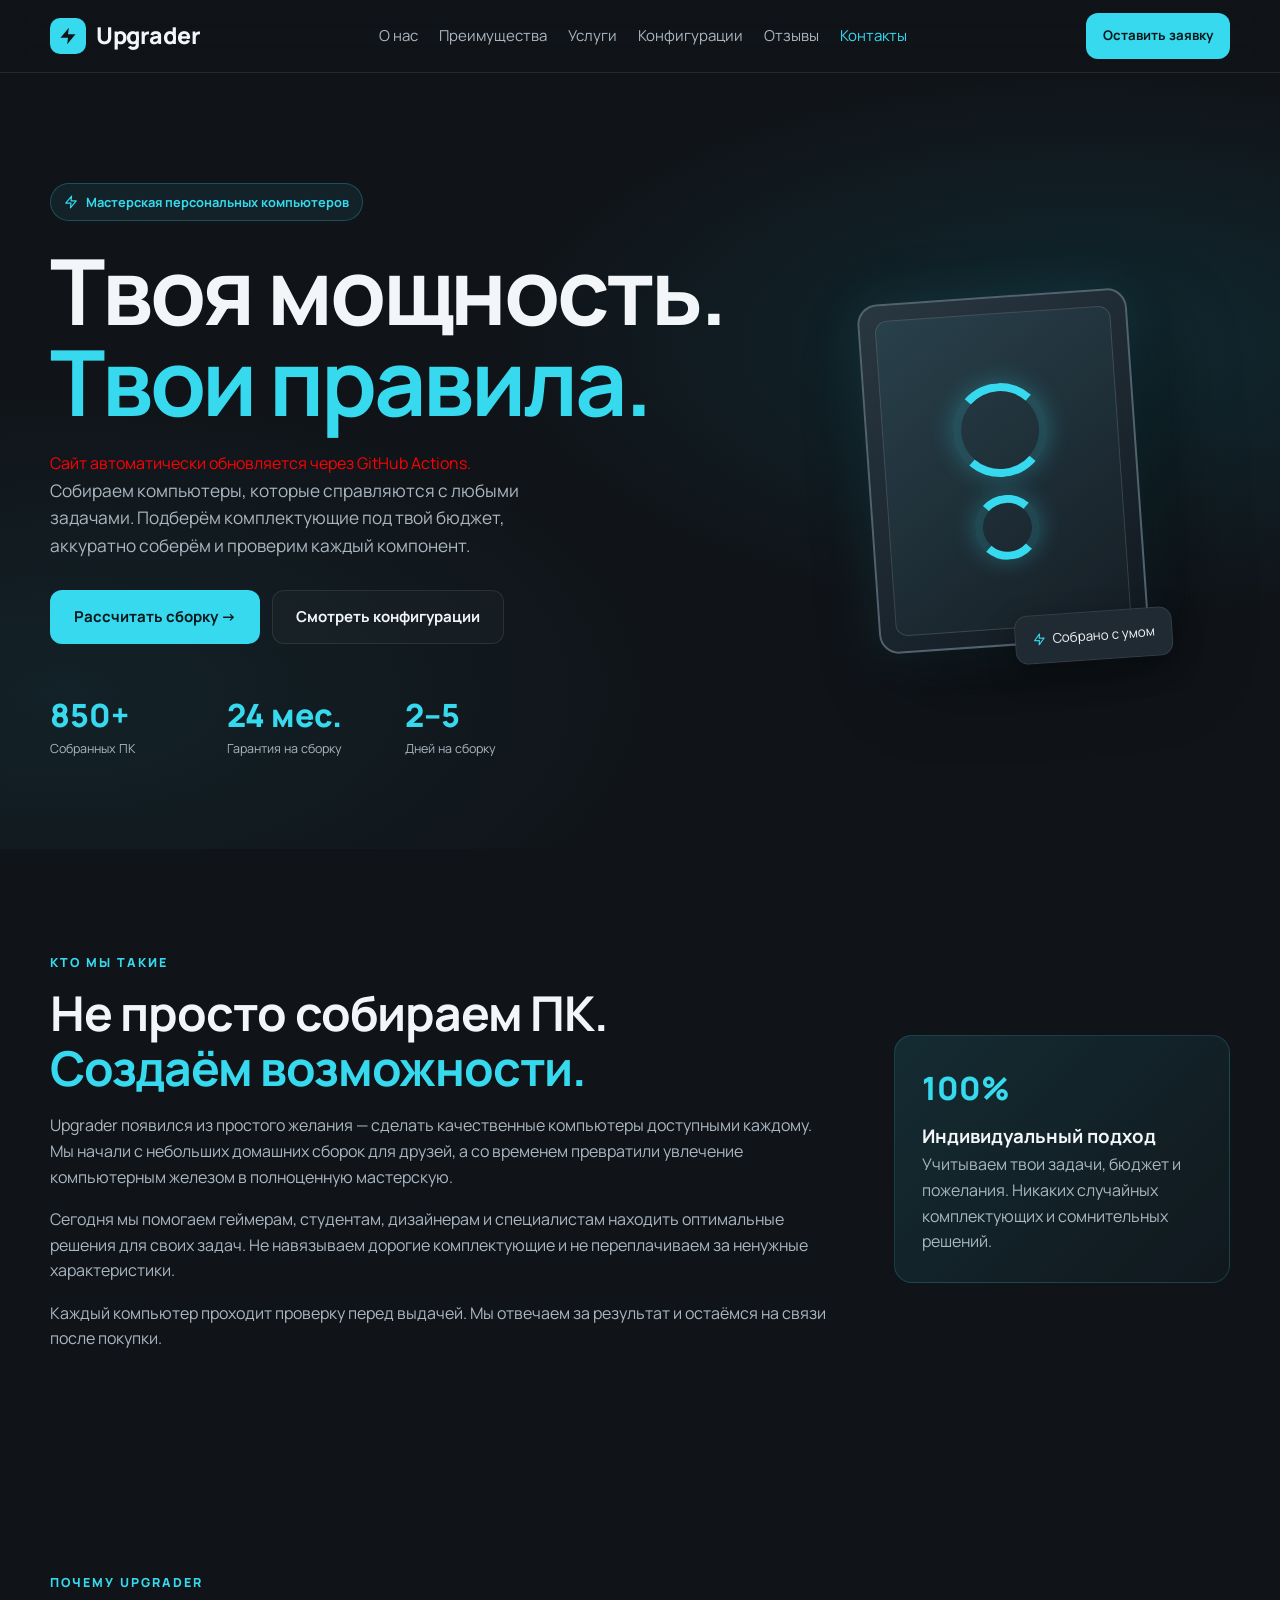
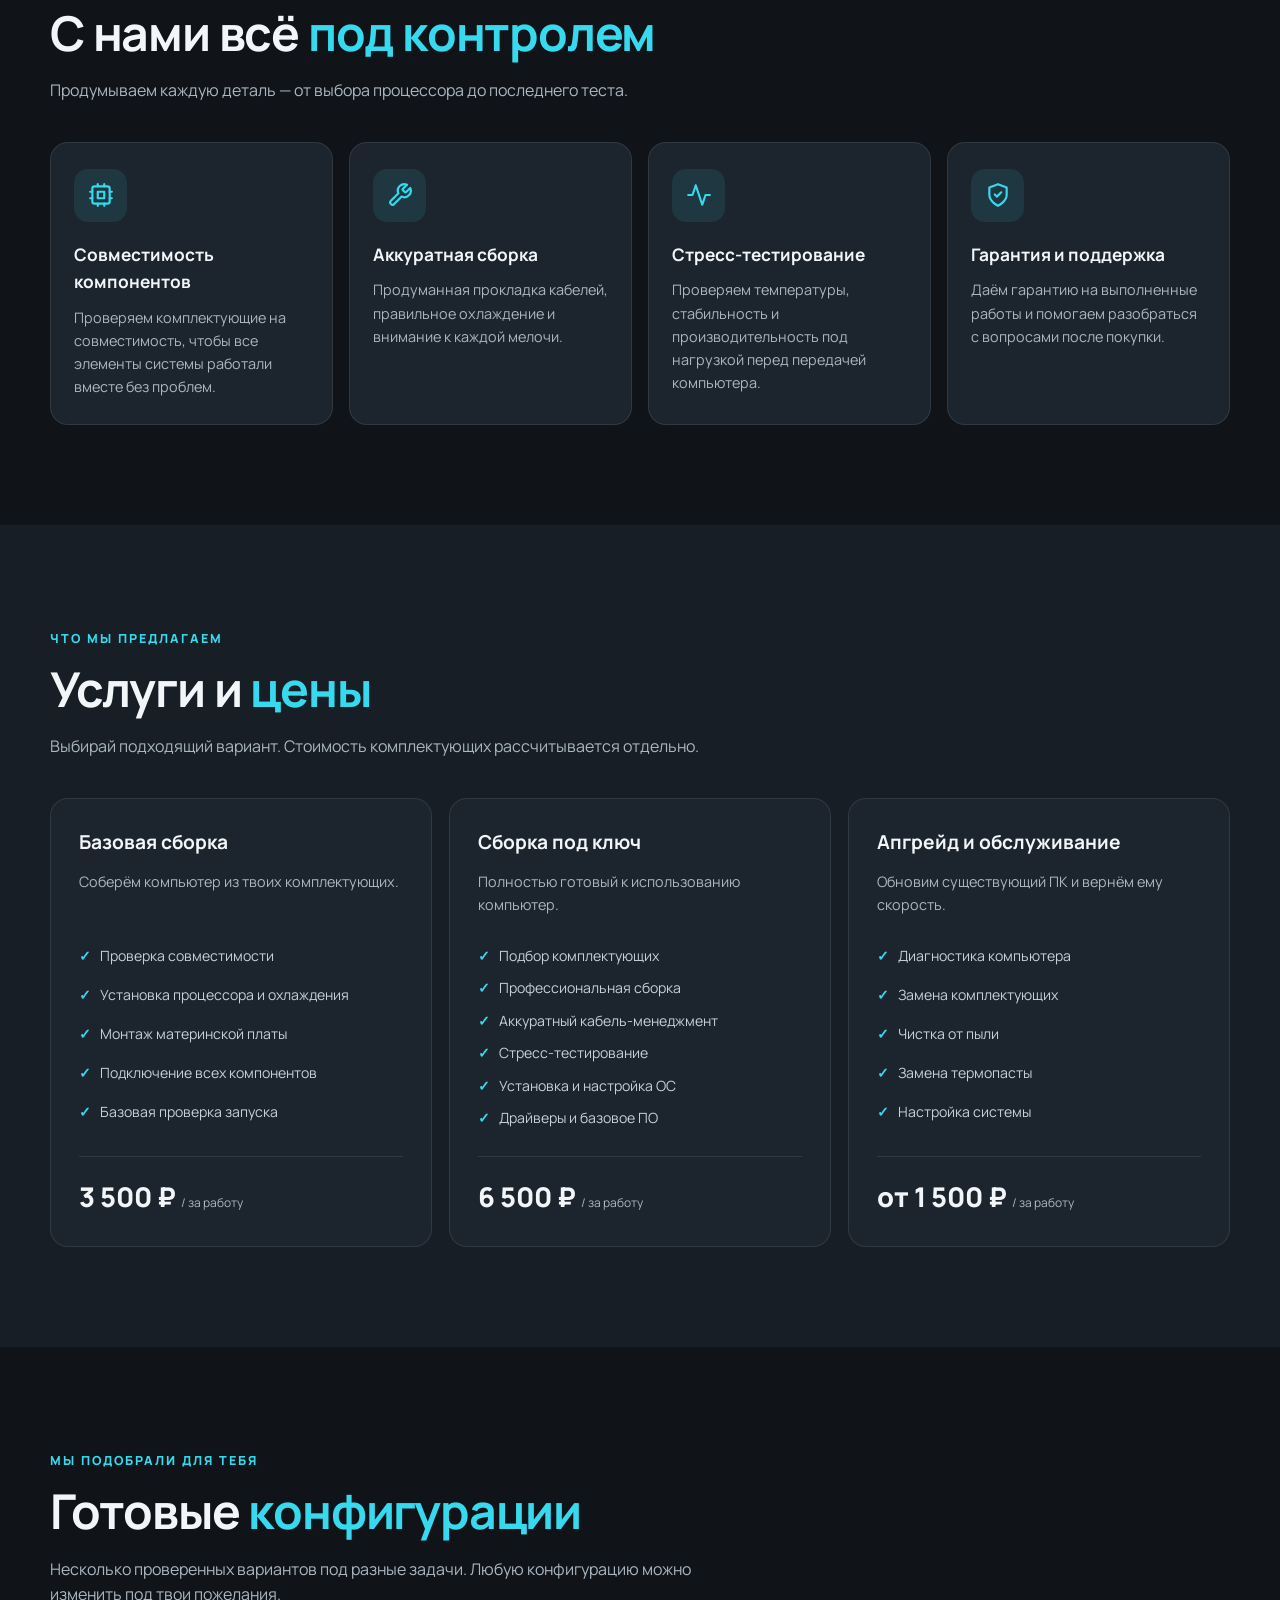
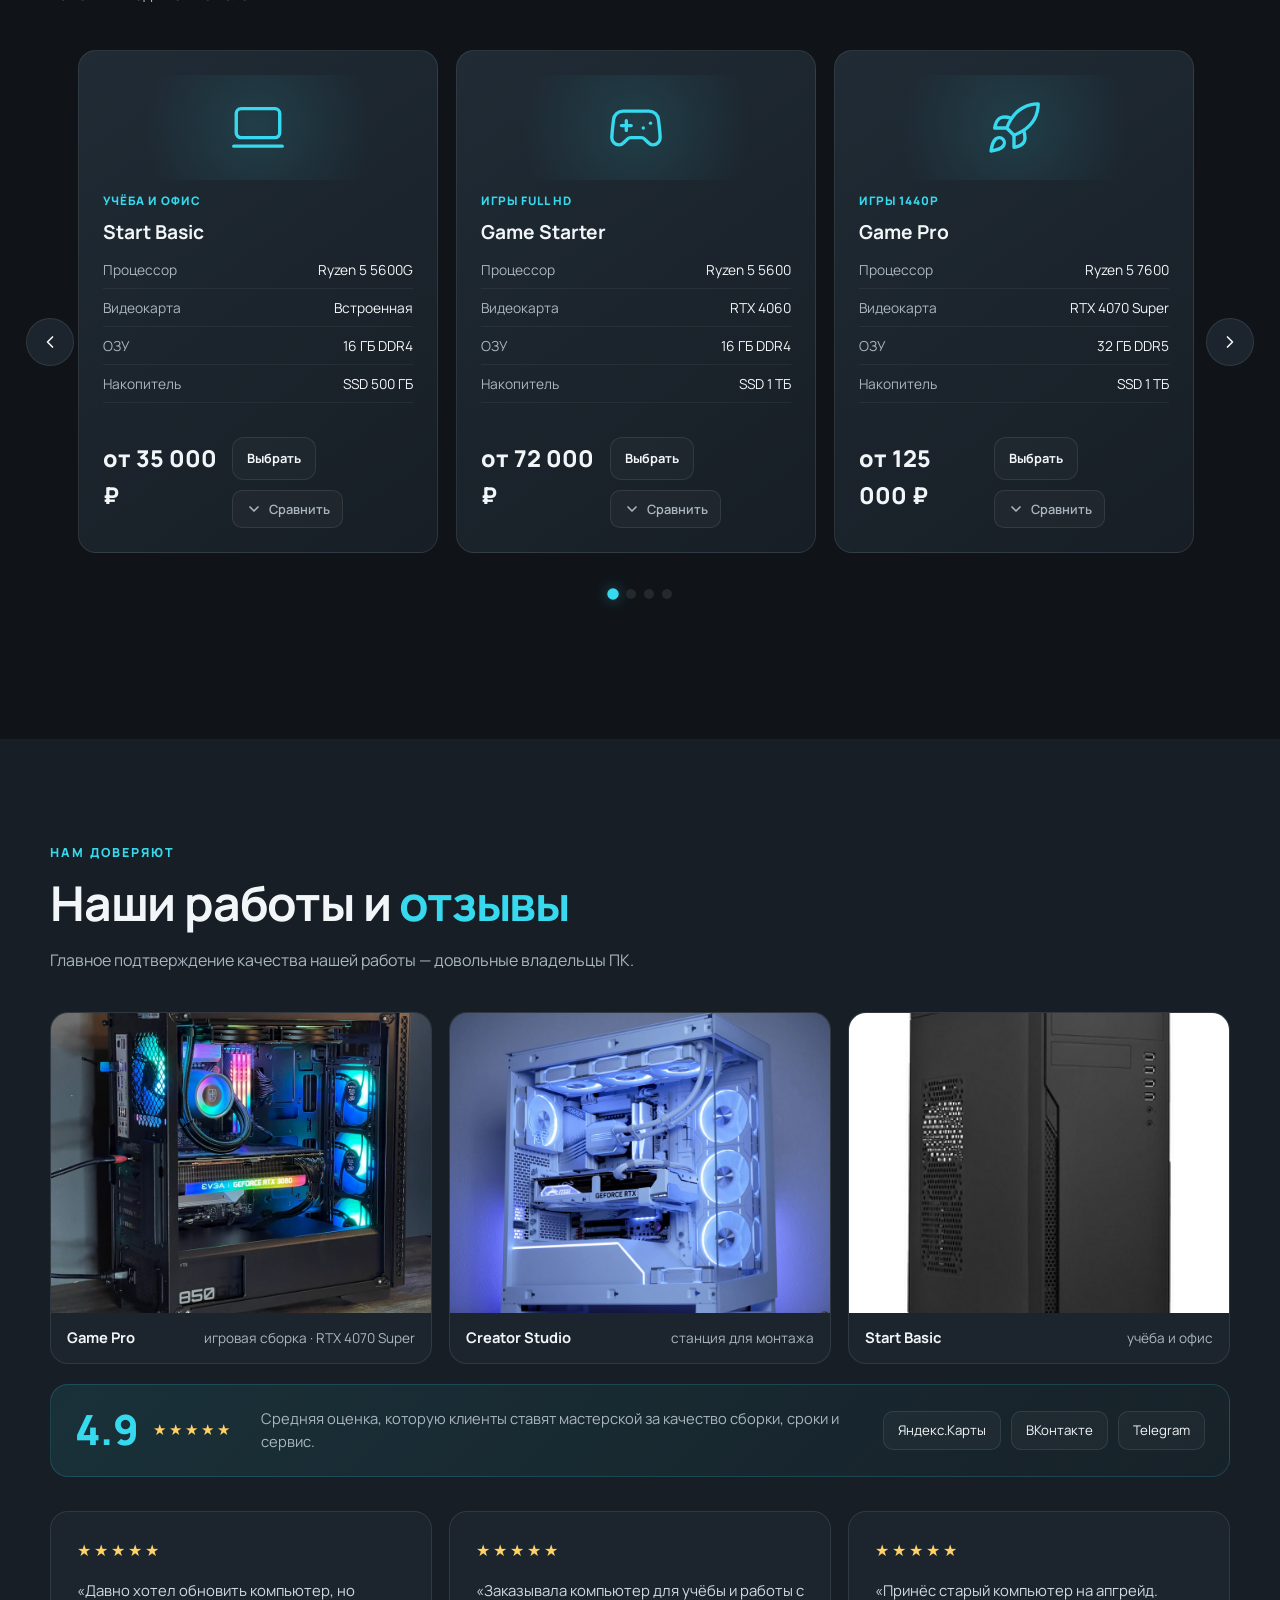
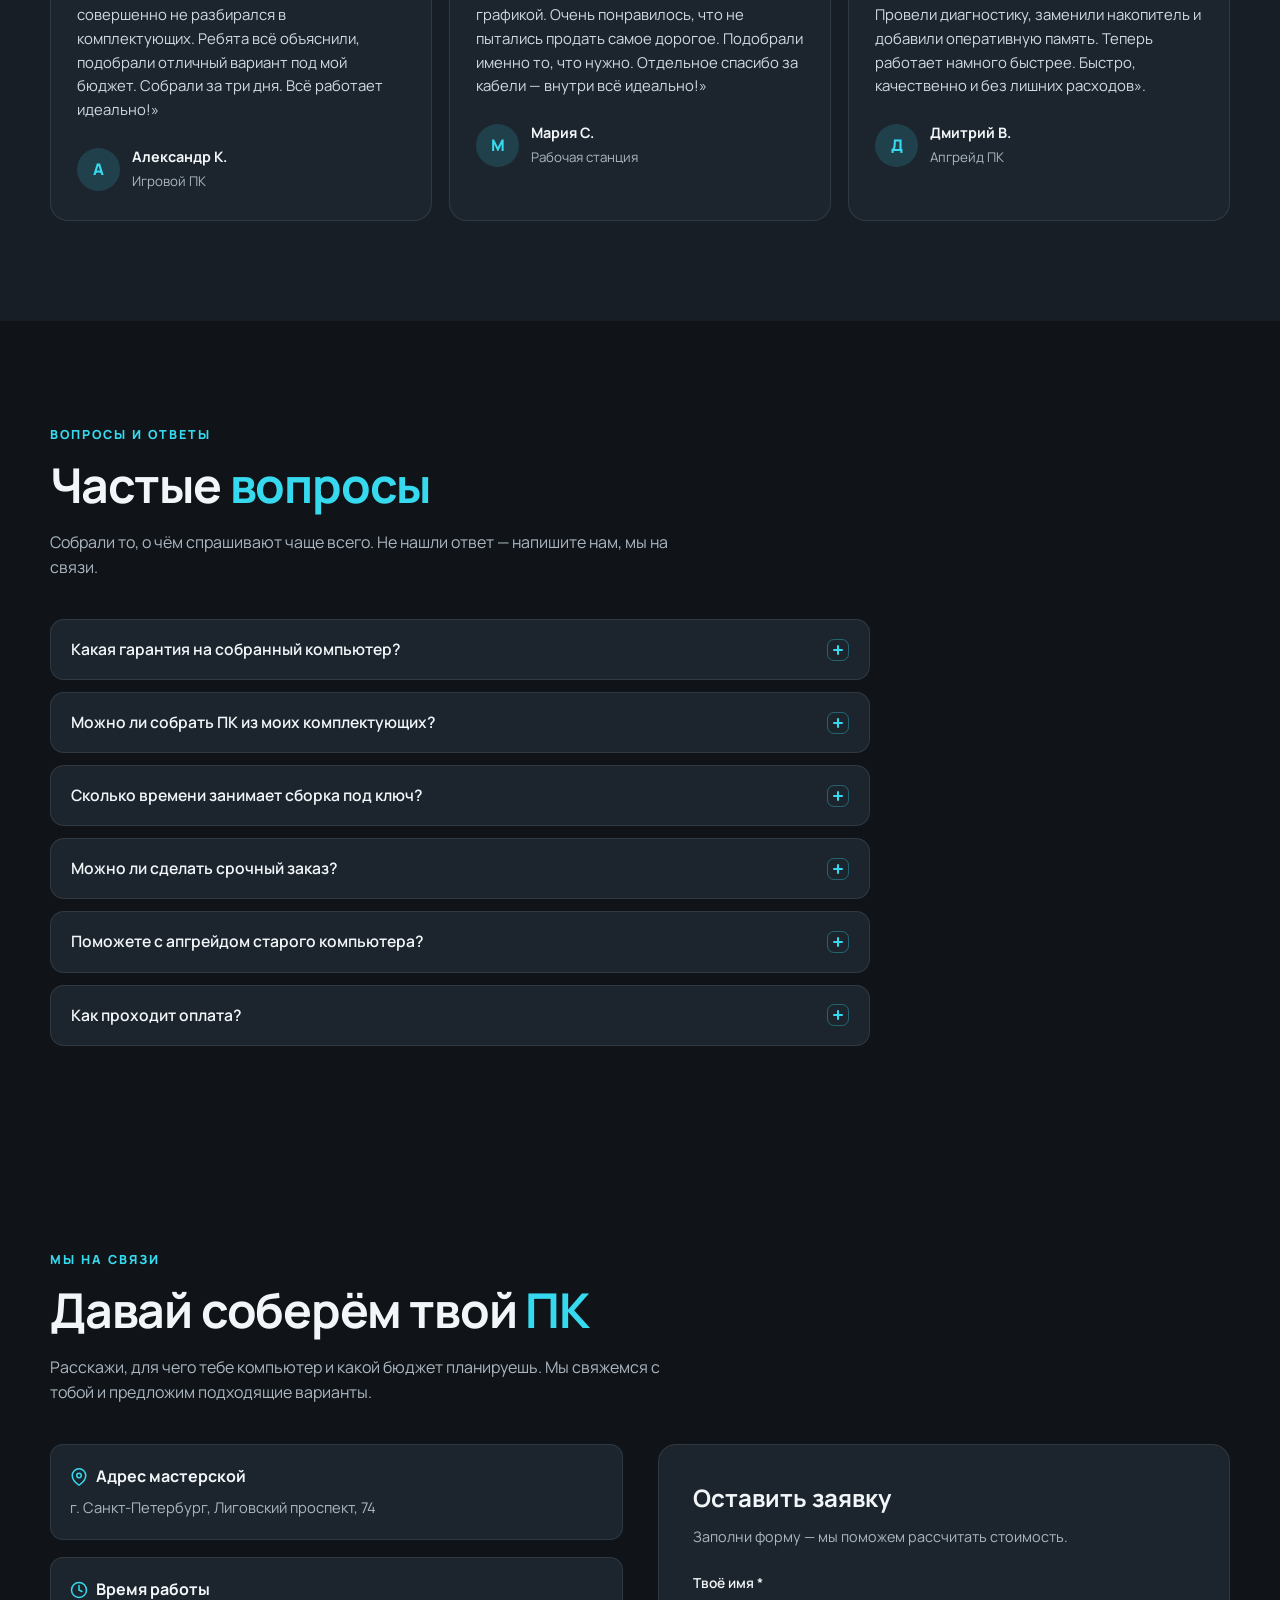
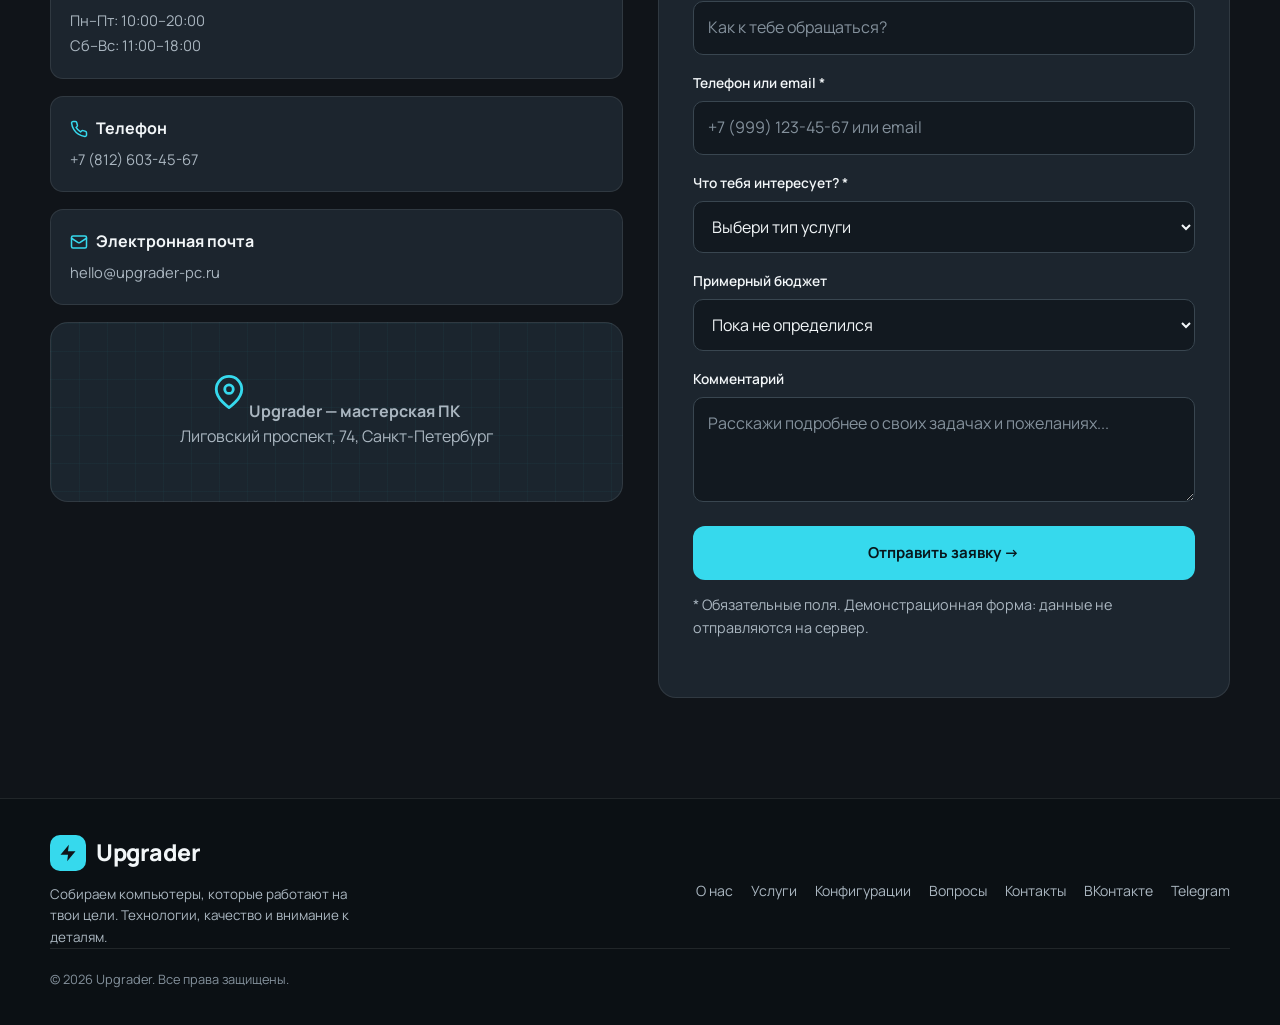
<file: index.html>
<!DOCTYPE html>
<html lang="ru">
<head>
    <meta charset="UTF-8">
    <meta name="viewport" content="width=device-width, initial-scale=1.0">

    <title>Upgrader — сборка ПК на заказ в Санкт-Петербурге | Игровые и рабочие компьютеры</title>
    <meta name="description" content="Мастерская Upgrader в Санкт-Петербурге: сборка игровых и рабочих ПК на заказ, подбор комплектующих, апгрейд и обслуживание. Гарантия 24 месяца, срок сборки 2–5 дней.">
    <meta name="theme-color" content="#101419">

    <link rel="canonical" href="https://upgrader-pc.ru/">
    <link rel="icon" type="image/svg+xml" href="data:image/svg+xml,%3Csvg%20xmlns='http://www.w3.org/2000/svg'%20viewBox='0%200%2024%2024'%3E%3Crect%20width='24'%20height='24'%20rx='6'%20fill='%23101419'/%3E%3Cpolygon%20points='13%202.5%204%2013.5%2011.5%2013.5%2010.5%2021.5%2020%2010.5%2012.5%2010.5'%20fill='%2336d9ed'/%3E%3C/svg%3E">

    <meta property="og:type" content="website">
    <meta property="og:site_name" content="Upgrader">
    <meta property="og:title" content="Upgrader — сборка ПК на заказ в Санкт-Петербурге">
    <meta property="og:description" content="Соберём компьютер под твои задачи: подбор комплектующих, профессиональная сборка и стресс-тесты. Гарантия 24 месяца.">
    <meta property="og:url" content="https://upgrader-pc.ru/">
    <meta property="og:image" content="https://upgrader-pc.ru/og-cover.jpg">
    <meta property="og:locale" content="ru_RU">
    <meta name="twitter:card" content="summary_large_image">

    <link rel="preconnect" href="https://fonts.googleapis.com">
    <link rel="preconnect" href="https://fonts.gstatic.com" crossorigin>
    <link href="https://fonts.googleapis.com/css2?family=Manrope:wght@400;600;700;800&display=swap" rel="stylesheet">
    <link rel="stylesheet" href="css/style.css">

    <script type="application/ld+json">
    {
        "@context": "https://schema.org",
        "@type": "ComputerStore",
        "name": "Upgrader",
        "description": "Мастерская сборки и апгрейда персональных компьютеров в Санкт-Петербурге.",
        "url": "https://upgrader-pc.ru/",
        "image": "https://upgrader-pc.ru/og-cover.jpg",
        "telephone": "+7 (812) 603-45-67",
        "email": "hello@upgrader-pc.ru",
        "priceRange": "от 1500 RUB",
        "address": {
            "@type": "PostalAddress",
            "streetAddress": "Лиговский проспект, 74",
            "addressLocality": "Санкт-Петербург",
            "addressCountry": "RU"
        },
        "openingHours": ["Mo-Fr 10:00-20:00", "Sa-Su 11:00-18:00"]
    }
    </script>

    <script type="application/ld+json">
    {
        "@context": "https://schema.org",
        "@type": "FAQPage",
        "mainEntity": [
            {
                "@type": "Question",
                "name": "Какая гарантия на собранный компьютер?",
                "acceptedAnswer": {"@type": "Answer", "text": "Мы даём 24 месяца гарантии на выполненные работы и проверку. На комплектующие действует гарантия производителя — от 12 до 60 месяцев в зависимости от бренда."}
            },
            {
                "@type": "Question",
                "name": "Можно ли собрать ПК из моих комплектующих?",
                "acceptedAnswer": {"@type": "Answer", "text": "Да, для этого есть услуга «Базовая сборка» за 3 500 рублей. Перед сборкой бесплатно проверим совместимость компонентов."}
            },
            {
                "@type": "Question",
                "name": "Сколько времени занимает сборка под ключ?",
                "acceptedAnswer": {"@type": "Answer", "text": "Обычно 2–5 дней с момента согласования конфигурации: подбор, сборка, стресс-тесты и установка системы."}
            },
            {
                "@type": "Question",
                "name": "Можно ли сделать срочный заказ?",
                "acceptedAnswer": {"@type": "Answer", "text": "Да, при наличии комплектующих соберём за 1–2 дня. Возможность срочной сборки подтверждаем по телефону сразу."}
            },
            {
                "@type": "Question",
                "name": "Поможете с апгрейдом старого компьютера?",
                "acceptedAnswer": {"@type": "Answer", "text": "Да. Начинаем с диагностики: подскажем, что реально обновить. Услуги апгрейда — от 1 500 рублей за работу."}
            },
            {
                "@type": "Question",
                "name": "Как проходит оплата?",
                "acceptedAnswer": {"@type": "Answer", "text": "Предоплата берётся только за комплектующие по счёту. Работа оплачивается по факту — после сборки, тестирования и вашей приёмки."}
            }
        ]
    }
    </script>

    <link rel="stylesheet" href="css/style.css">
</head>
<body>

    <!-- Исправление №7: skip-link для перехода к содержимому -->
    <a class="skip-link" href="#main">Перейти к содержимому</a>

    <!-- Шапка сайта -->
    <header class="header">
        <div class="container header-inner">
            <a href="#home" class="logo" aria-label="Upgrader — на главную">
                <span class="logo-icon" aria-hidden="true">
                    <svg viewBox="0 0 24 24" fill="currentColor" aria-hidden="true" focusable="false"><polygon points="13 2 3 14 12 14 11 22 21 10 12 10 13 2"/></svg>
                </span>
                Upgrader
            </a>

            <nav class="nav" id="navigation" aria-label="Основная навигация">
                <a href="#about">О нас</a>
                <a href="#advantages">Преимущества</a>
                <a href="#services">Услуги</a>
                <a href="#configurations">Конфигурации</a>
                <a href="#reviews">Отзывы</a>
                <a href="#contacts">Контакты</a>
            </nav>

            <!-- Исправление №11: компактная CTA в шапке на мобильных -->
            <a href="#contacts" class="btn btn-primary header-action">
                <span class="cta-short">Заявка</span>
                <span class="cta-full">Оставить заявку</span>
            </a>

            <!-- Исправление №3: бургер из CSS-полосок вместо символа -->
            <button class="burger" id="burger" type="button"
                    aria-label="Открыть меню" aria-expanded="false"
                    aria-controls="navigation">
                <span></span><span></span><span></span>
            </button>
        </div>
    </header>

    <main id="main">
        <!-- Главный экран -->
        <section class="hero" id="home">
            <div class="container hero-grid">
                <div class="hero-content">
                    <div class="hero-tag">
                        <svg viewBox="0 0 24 24" fill="none" stroke="currentColor" stroke-width="2" stroke-linecap="round" stroke-linejoin="round" aria-hidden="true" focusable="false"><polygon points="13 2 3 14 12 14 11 22 21 10 12 10 13 2"/></svg>
                        Мастерская персональных компьютеров
                    </div>

                    <h1>
                        Твоя мощность.<br>
                        <span class="accent">Твои правила.</span>
                    </h1>
                    <p style="color: red;">Сайт автоматически обновляется через GitHub Actions.</p>

                    <p class="hero-description">
                        Собираем компьютеры, которые справляются с любыми задачами.
                        Подберём комплектующие под твой бюджет, аккуратно соберём
                        и проверим каждый компонент.
                    </p>

                    <div class="hero-buttons">
                        <a href="#contacts" class="btn btn-primary">Рассчитать сборку →</a>
                        <a href="#configurations" class="btn btn-outline">Смотреть конфигурации</a>
                    </div>

                    <div class="hero-stats">
                        <div>
                            <div class="stat-number">850+</div>
                            <div class="stat-label">Собранных ПК</div>
                        </div>
                        <div>
                            <div class="stat-number">24 мес.</div>
                            <div class="stat-label">Гарантия на сборку</div>
                        </div>
                        <div>
                            <div class="stat-number">2–5</div>
                            <div class="stat-label">Дней на сборку</div>
                        </div>
                    </div>
                </div>

                <!-- Исправление №8: role="img", чтобы aria-label читался скринридерами -->
                <div class="hero-visual" role="img" aria-label="Стилизованное изображение игрового компьютера с вращающимися вентиляторами">
                    <div class="pc-case">
                        <div class="pc-glass">
                            <div class="fan"></div>
                            <div class="fan"></div>
                        </div>
                        <div class="pc-caption">
                            <svg viewBox="0 0 24 24" fill="none" stroke="currentColor" stroke-width="2" stroke-linecap="round" stroke-linejoin="round" aria-hidden="true" focusable="false"><polygon points="13 2 3 14 12 14 11 22 21 10 12 10 13 2"/></svg>
                            Собрано с умом
                        </div>
                    </div>
                </div>
            </div>
        </section>

        <!-- О мастерской -->
        <section class="section" id="about">
            <div class="container about-grid">
                <div class="about-text">
                    <span class="section-label">Кто мы такие</span>
                    <h2 class="section-title">Не просто собираем ПК.<br>
                        <span class="accent">Создаём возможности.</span>
                    </h2>

                    <p>
                        Upgrader появился из простого желания — сделать качественные
                        компьютеры доступными каждому. Мы начали с небольших домашних
                        сборок для друзей, а со временем превратили увлечение
                        компьютерным железом в полноценную мастерскую.
                    </p>

                    <p>
                        Сегодня мы помогаем геймерам, студентам, дизайнерам и
                        специалистам находить оптимальные решения для своих задач.
                        Не навязываем дорогие комплектующие и не переплачиваем
                        за ненужные характеристики.
                    </p>

                    <p>
                        Каждый компьютер проходит проверку перед выдачей.
                        Мы отвечаем за результат и остаёмся на связи после покупки.
                    </p>
                </div>

                <div class="about-highlight">
                    <strong>100%</strong>
                    <h3>Индивидуальный подход</h3>
                    <p>
                        Учитываем твои задачи, бюджет и пожелания.
                        Никаких случайных комплектующих и сомнительных решений.
                    </p>
                </div>
            </div>
        </section>

        <!-- Преимущества -->
        <section class="section" id="advantages">
            <div class="container">
                <span class="section-label">Почему Upgrader</span>
                <h2 class="section-title">С нами всё <span class="accent">под контролем</span></h2>
                <p class="section-description">
                    Продумываем каждую деталь — от выбора процессора до последнего теста.
                </p>

                <div class="advantages-grid">
                    <article class="advantage-card">
                        <div class="advantage-icon" aria-hidden="true">
                            <svg viewBox="0 0 24 24" fill="none" stroke="currentColor" stroke-width="2" stroke-linecap="round" stroke-linejoin="round" focusable="false"><rect x="4" y="4" width="16" height="16" rx="2"/><rect x="9" y="9" width="6" height="6"/><path d="M9 2v2"/><path d="M15 2v2"/><path d="M9 20v2"/><path d="M15 20v2"/><path d="M2 9h2"/><path d="M2 15h2"/><path d="M20 9h2"/><path d="M20 15h2"/></svg>
                        </div>
                        <h3>Совместимость компонентов</h3>
                        <p>
                            Проверяем комплектующие на совместимость, чтобы все
                            элементы системы работали вместе без проблем.
                        </p>
                    </article>

                    <article class="advantage-card">
                        <div class="advantage-icon" aria-hidden="true">
                            <svg viewBox="0 0 24 24" fill="none" stroke="currentColor" stroke-width="2" stroke-linecap="round" stroke-linejoin="round" focusable="false"><path d="M14.7 6.3a1 1 0 0 0 0 1.4l1.6 1.6a1 1 0 0 0 1.4 0l3.77-3.77a6 6 0 0 1-7.94 7.94l-6.91 6.91a2.12 2.12 0 0 1-3-3l6.91-6.91a6 6 0 0 1 7.94-7.94l-3.76 3.76z"/></svg>
                        </div>
                        <h3>Аккуратная сборка</h3>
                        <p>
                            Продуманная прокладка кабелей, правильное охлаждение
                            и внимание к каждой мелочи.
                        </p>
                    </article>

                    <article class="advantage-card">
                        <div class="advantage-icon" aria-hidden="true">
                            <svg viewBox="0 0 24 24" fill="none" stroke="currentColor" stroke-width="2" stroke-linecap="round" stroke-linejoin="round" focusable="false"><polyline points="22 12 18 12 15 21 9 3 6 12 2 12"/></svg>
                        </div>
                        <h3>Стресс-тестирование</h3>
                        <p>
                            Проверяем температуры, стабильность и производительность
                            под нагрузкой перед передачей компьютера.
                        </p>
                    </article>

                    <article class="advantage-card">
                        <div class="advantage-icon" aria-hidden="true">
                            <svg viewBox="0 0 24 24" fill="none" stroke="currentColor" stroke-width="2" stroke-linecap="round" stroke-linejoin="round" focusable="false"><path d="M12 22s8-4 8-10V5l-8-3-8 3v7c0 6 8 10 8 10z"/><polyline points="9 11.5 11 13.5 15 9.5"/></svg>
                        </div>
                        <h3>Гарантия и поддержка</h3>
                        <p>
                            Даём гарантию на выполненные работы и помогаем
                            разобраться с вопросами после покупки.
                        </p>
                    </article>
                </div>
            </div>
        </section>

        <!-- Услуги и стоимость -->
        <section class="section services" id="services">
            <div class="container">
                <span class="section-label">Что мы предлагаем</span>
                <h2 class="section-title">Услуги и <span class="accent">цены</span></h2>
                <p class="section-description">
                    Выбирай подходящий вариант. Стоимость комплектующих
                    рассчитывается отдельно.
                </p>

                <div class="services-grid">
                    <article class="service-card">
                        <h3>Базовая сборка</h3>
                        <p>Соберём компьютер из твоих комплектующих.</p>

                        <ul>
                            <li>Проверка совместимости</li>
                            <li>Установка процессора и охлаждения</li>
                            <li>Монтаж материнской платы</li>
                            <li>Подключение всех компонентов</li>
                            <li>Базовая проверка запуска</li>
                        </ul>

                        <div class="service-price">
                            3 500 ₽ <small>/ за работу</small>
                        </div>
                    </article>

                    <article class="service-card">
                        <h3>Сборка под ключ</h3>
                        <p>Полностью готовый к использованию компьютер.</p>

                        <ul>
                            <li>Подбор комплектующих</li>
                            <li>Профессиональная сборка</li>
                            <li>Аккуратный кабель-менеджмент</li>
                            <li>Стресс-тестирование</li>
                            <li>Установка и настройка ОС</li>
                            <li>Драйверы и базовое ПО</li>
                        </ul>

                        <div class="service-price">
                            6 500 ₽ <small>/ за работу</small>
                        </div>
                    </article>

                    <article class="service-card">
                        <h3>Апгрейд и обслуживание</h3>
                        <p>Обновим существующий ПК и вернём ему скорость.</p>

                        <ul>
                            <li>Диагностика компьютера</li>
                            <li>Замена комплектующих</li>
                            <li>Чистка от пыли</li>
                            <li>Замена термопасты</li>
                            <li>Настройка системы</li>
                        </ul>

                        <div class="service-price">
                            от 1 500 ₽ <small>/ за работу</small>
                        </div>
                    </article>
                </div>
            </div>
        </section>

        <section class="section" id="configurations">
            <div class="container">
                <span class="section-label">Мы подобрали для тебя</span>
                <h2 class="section-title">Готовые <span class="accent">конфигурации</span></h2>
                <p class="section-description">
                    Несколько проверенных вариантов под разные задачи.
                    Любую конфигурацию можно изменить под твои пожелания.
                </p>

                <div class="config-slider" data-slider>
                    <div class="config-slider__viewport">
                        <div class="config-slider__track" data-slider-track>
                        <article class="config-card">
                            <div class="config-icon" aria-hidden="true">
                                <svg viewBox="0 0 24 24" fill="none" stroke="currentColor" stroke-width="2" stroke-linecap="round" stroke-linejoin="round" focusable="false"><rect x="3" y="4" width="18" height="12" rx="2"/><line x1="2" y1="19.5" x2="22" y2="19.5"/></svg>
                            </div>
                            <span class="config-category">Учёба и офис</span>
                            <h3>Start Basic</h3>

                            <ul class="config-specs">
                                <li><span>Процессор</span><span>Ryzen 5 5600G</span></li>
                                <li><span>Видеокарта</span><span>Встроенная</span></li>
                                <li><span>ОЗУ</span><span>16 ГБ DDR4</span></li>
                                <li><span>Накопитель</span><span>SSD 500 ГБ</span></li>
                            </ul>

                            <div class="config-bottom">
                                <span class="config-price">от 35 000 ₽</span>
                                <div class="config-actions">
                                    <!-- Исправление №2: data-атрибуты передают выбор в форму -->
                                    <a href="#contacts" class="btn btn-outline" data-config="Start Basic" data-type="work">Выбрать</a>
                                    <label class="config-compare" title="Добавить к сравнению">
                                        <input type="checkbox" name="compare" value="Start Basic" data-config="Start Basic">
                                        <span class="config-compare__icon" aria-hidden="true">
                                            <svg viewBox="0 0 24 24" fill="none" stroke="currentColor" stroke-width="2" stroke-linecap="round" stroke-linejoin="round"><polyline points="6 9 12 15 18 9"/></svg>
                                        </span>
                                        <span class="config-compare__text">Сравнить</span>
                                    </label>
                                </div>
                            </div>
                        </article>

                        <article class="config-card">
                            <div class="config-icon" aria-hidden="true">
                                <svg viewBox="0 0 24 24" fill="none" stroke="currentColor" stroke-width="2" stroke-linecap="round" stroke-linejoin="round" focusable="false"><line x1="6" y1="11" x2="10" y2="11"/><line x1="8" y1="9" x2="8" y2="13"/><line x1="15" y1="12" x2="15.01" y2="12"/><line x1="18" y1="10" x2="18.01" y2="10"/><path d="M17.32 5H6.68a4 4 0 0 0-3.978 3.59c-.006.052-.01.101-.017.152C2.604 9.416 2 14.456 2 16a3 3 0 0 0 3 3c1 0 1.5-.5 2-1l1.414-1.414A2 2 0 0 1 9.828 16h4.344a2 2 0 0 1 1.414.586L17 18c.5.5 1 1 2 1a3 3 0 0 0 3-3c0-1.545-.604-6.584-.685-7.258-.007-.05-.011-.1-.017-.151A4 4 0 0 0 17.32 5z"/></svg>
                            </div>
                            <span class="config-category">Игры Full HD</span>
                            <h3>Game Starter</h3>

                            <ul class="config-specs">
                                <li><span>Процессор</span><span>Ryzen 5 5600</span></li>
                                <li><span>Видеокарта</span><span>RTX 4060</span></li>
                                <li><span>ОЗУ</span><span>16 ГБ DDR4</span></li>
                                <li><span>Накопитель</span><span>SSD 1 ТБ</span></li>
                            </ul>

                            <div class="config-bottom">
                                <span class="config-price">от 72 000 ₽</span>
                                <div class="config-actions">
                                    <a href="#contacts" class="btn btn-outline" data-config="Game Starter" data-type="gaming">Выбрать</a>
                                    <label class="config-compare" title="Добавить к сравнению">
                                        <input type="checkbox" name="compare" value="Game Starter" data-config="Game Starter">
                                        <span class="config-compare__icon" aria-hidden="true">
                                            <svg viewBox="0 0 24 24" fill="none" stroke="currentColor" stroke-width="2" stroke-linecap="round" stroke-linejoin="round"><polyline points="6 9 12 15 18 9"/></svg>
                                        </span>
                                        <span class="config-compare__text">Сравнить</span>
                                    </label>
                                </div>
                            </div>
                        </article>

                        <article class="config-card">
                            <div class="config-icon" aria-hidden="true">
                                <svg viewBox="0 0 24 24" fill="none" stroke="currentColor" stroke-width="2" stroke-linecap="round" stroke-linejoin="round" focusable="false"><path d="M4.5 16.5c-1.5 1.26-2 5-2 5s3.74-.5 5-2c.71-.84.7-2.13-.09-2.91a2.18 2.18 0 0 0-2.91-.09z"/><path d="m12 15-3-3a22 22 0 0 1 2-3.95A12.88 12.88 0 0 1 22 2c0 2.72-.78 7.5-6 11a22.35 22.35 0 0 1-4 2z"/><path d="M9 12H4s.55-3.03 2-4c1.62-1.08 5 0 5 0"/><path d="M12 15v5s3.03-.55 4-2c1.08-1.62 0-5 0-5"/></svg>
                            </div>
                            <span class="config-category">Игры 1440p</span>
                            <h3>Game Pro</h3>

                            <ul class="config-specs">
                                <li><span>Процессор</span><span>Ryzen 5 7600</span></li>
                                <li><span>Видеокарта</span><span>RTX 4070 Super</span></li>
                                <li><span>ОЗУ</span><span>32 ГБ DDR5</span></li>
                                <li><span>Накопитель</span><span>SSD 1 ТБ</span></li>
                            </ul>

                            <div class="config-bottom">
                                <span class="config-price">от 125 000 ₽</span>
                                <div class="config-actions">
                                    <a href="#contacts" class="btn btn-outline" data-config="Game Pro" data-type="gaming">Выбрать</a>
                                    <label class="config-compare" title="Добавить к сравнению">
                                        <input type="checkbox" name="compare" value="Game Pro" data-config="Game Pro">
                                        <span class="config-compare__icon" aria-hidden="true">
                                            <svg viewBox="0 0 24 24" fill="none" stroke="currentColor" stroke-width="2" stroke-linecap="round" stroke-linejoin="round"><polyline points="6 9 12 15 18 9"/></svg>
                                        </span>
                                        <span class="config-compare__text">Сравнить</span>
                                    </label>
                                </div>
                            </div>
                        </article>

                        <article class="config-card">
                            <div class="config-icon" aria-hidden="true">
                                <svg viewBox="0 0 24 24" fill="none" stroke="currentColor" stroke-width="2" stroke-linecap="round" stroke-linejoin="round" focusable="false"><path d="M20.2 6 3 11l-.9-2.4c-.3-1.1.3-2.2 1.3-2.5l13.5-4c1-.3 2.1.3 2.4 1.4Z"/><path d="m6.2 5.3 3.1 3.9"/><path d="m12.4 3.4 3.1 4"/><path d="M3 11h18v8a2 2 0 0 1-2 2H5a2 2 0 0 1-2-2Z"/></svg>
                            </div>
                            <span class="config-category">Монтаж и дизайн</span>
                            <h3>Creator Studio</h3>

                            <ul class="config-specs">
                                <li><span>Процессор</span><span>Core i7-14700F</span></li>
                                <li><span>Видеокарта</span><span>RTX 4070</span></li>
                                <li><span>ОЗУ</span><span>32 ГБ DDR5</span></li>
                                <li><span>Накопитель</span><span>SSD 2 ТБ</span></li>
                            </ul>

                            <div class="config-bottom">
                                <span class="config-price">от 145 000 ₽</span>
                                <div class="config-actions">
                                    <a href="#contacts" class="btn btn-outline" data-config="Creator Studio" data-type="creator">Выбрать</a>
                                    <label class="config-compare" title="Добавить к сравнению">
                                        <input type="checkbox" name="compare" value="Creator Studio" data-config="Creator Studio">
                                        <span class="config-compare__icon" aria-hidden="true">
                                            <svg viewBox="0 0 24 24" fill="none" stroke="currentColor" stroke-width="2" stroke-linecap="round" stroke-linejoin="round"><polyline points="6 9 12 15 18 9"/></svg>
                                        </span>
                                        <span class="config-compare__text">Сравнить</span>
                                    </label>
                                </div>
                            </div>
                        </article>

                        <article class="config-card">
                            <div class="config-icon" aria-hidden="true">
                                <svg viewBox="0 0 24 24" fill="none" stroke="currentColor" stroke-width="2" stroke-linecap="round" stroke-linejoin="round" focusable="false"><polygon points="13 2 3 14 12 14 11 22 21 10 12 10 13 2"/></svg>
                            </div>
                            <span class="config-category">Максимальная мощность</span>
                            <h3>Ultimate X</h3>

                            <ul class="config-specs">
                                <li><span>Процессор</span><span>Ryzen 7 7800X3D</span></li>
                                <li><span>Видеокарта</span><span>RTX 4080 Super</span></li>
                                <li><span>ОЗУ</span><span>64 ГБ DDR5</span></li>
                                <li><span>Накопитель</span><span>SSD 2 ТБ</span></li>
                            </ul>

                            <div class="config-bottom">
                                <span class="config-price">от 220 000 ₽</span>
                                <div class="config-actions">
                                    <a href="#contacts" class="btn btn-outline" data-config="Ultimate X" data-type="gaming">Выбрать</a>
                                    <label class="config-compare" title="Добавить к сравнению">
                                        <input type="checkbox" name="compare" value="Ultimate X" data-config="Ultimate X">
                                        <span class="config-compare__icon" aria-hidden="true">
                                            <svg viewBox="0 0 24 24" fill="none" stroke="currentColor" stroke-width="2" stroke-linecap="round" stroke-linejoin="round"><polyline points="6 9 12 15 18 9"/></svg>
                                        </span>
                                        <span class="config-compare__text">Сравнить</span>
                                    </label>
                                </div>
                            </div>
                        </article>

                        <article class="config-card">
                            <div class="config-icon" aria-hidden="true">
                                <svg viewBox="0 0 24 24" fill="none" stroke="currentColor" stroke-width="2" stroke-linecap="round" stroke-linejoin="round" focusable="false"><rect x="2" y="3" width="20" height="14" rx="2"/><line x1="8" y1="21" x2="16" y2="21"/><line x1="12" y1="17" x2="12" y2="21"/></svg>
                            </div>
                            <span class="config-category">Работа и многозадачность</span>
                            <h3>Office Expert</h3>

                            <ul class="config-specs">
                                <li><span>Процессор</span><span>Core i5-12400</span></li>
                                <li><span>Видеокарта</span><span>Intel UHD</span></li>
                                <li><span>ОЗУ</span><span>16 ГБ DDR4</span></li>
                                <li><span>Накопитель</span><span>SSD 1 ТБ</span></li>
                            </ul>

                            <div class="config-bottom">
                                <span class="config-price">от 42 000 ₽</span>
                                <div class="config-actions">
                                    <a href="#contacts" class="btn btn-outline" data-config="Office Expert" data-type="work">Выбрать</a>
                                    <label class="config-compare" title="Добавить к сравнению">
                                        <input type="checkbox" name="compare" value="Office Expert" data-config="Office Expert">
                                        <span class="config-compare__icon" aria-hidden="true">
                                            <svg viewBox="0 0 24 24" fill="none" stroke="currentColor" stroke-width="2" stroke-linecap="round" stroke-linejoin="round"><polyline points="6 9 12 15 18 9"/></svg>
                                        </span>
                                        <span class="config-compare__text">Сравнить</span>
                                    </label>
                                </div>
                            </div>
                        </article>
                    </div>
                    </div>

                    <button class="config-slider__btn config-slider__btn--prev" data-slider-prev aria-label="Предыдущая конфигурация" type="button">
                        <svg viewBox="0 0 24 24" fill="none" stroke="currentColor" stroke-width="2" stroke-linecap="round" stroke-linejoin="round" aria-hidden="true" focusable="false"><polyline points="15 18 9 12 15 6"/></svg>
                    </button>
                    <button class="config-slider__btn config-slider__btn--next" data-slider-next aria-label="Следующая конфигурация" type="button">
                        <svg viewBox="0 0 24 24" fill="none" stroke="currentColor" stroke-width="2" stroke-linecap="round" stroke-linejoin="round" aria-hidden="true" focusable="false"><polyline points="9 18 15 12 9 6"/></svg>
                    </button>

                    <div class="config-slider__dots" data-slider-dots aria-label="Навигация по конфигурациям"></div>
                </div>
            </div>

            <!-- Comparison Bar -->
            <div class="config-compare-bar" id="compare-bar" hidden role="region" aria-label="Панель сравнения конфигураций">
                <div class="container">
                    <div class="config-compare-bar__inner">
                        <span class="config-compare-bar__label">К сравнению выбрано: <strong id="compare-count">0</strong> из 3</span>
                        <div class="config-compare-bar__items" id="compare-items" aria-live="polite"></div>
                        <div class="config-compare-bar__actions">
                            <button type="button" class="btn btn-outline" id="compare-clear">Очистить</button>
                            <button type="button" class="btn btn-primary" id="compare-open">Сравнить</button>
                        </div>
                    </div>
                </div>
            </div>
        </section>

        <!-- Comparison Modal -->
        <div class="modal" id="compare-modal" role="dialog" aria-modal="true" aria-labelledby="compare-modal-title" hidden>
            <div class="modal__overlay" data-modal-close></div>
            <div class="modal__content">
                <header class="modal__header">
                    <h2 id="compare-modal-title">Сравнение конфигураций</h2>
                    <button type="button" class="modal__close" data-modal-close aria-label="Закрыть сравнение">
                        <svg viewBox="0 0 24 24" fill="none" stroke="currentColor" stroke-width="2" stroke-linecap="round" stroke-linejoin="round"><line x1="18" y1="6" x2="6" y2="18"/><line x1="6" y1="6" x2="18" y2="18"/></svg>
                    </button>
                </header>
                <div class="modal__body">
                    <div class="compare-table-wrapper">
                        <table class="compare-table" id="compare-table">
                            <thead>
                                <tr>
                                    <th class="compare-table__param">Параметр</th>
                                </tr>
                            </thead>
                            <tbody>
                                <!-- Заполняется JS -->
                            </tbody>
                        </table>
                    </div>
                </div>
                <footer class="modal__footer">
                    <button type="button" class="btn btn-outline" data-modal-close>Закрыть</button>
                    <a href="#contacts" class="btn btn-primary">Оставить заявку</a>
                </footer>
            </div>
        </div>

        <section class="section reviews" id="reviews">
            <div class="container">
                <span class="section-label">Нам доверяют</span>
                <h2 class="section-title">Наши работы и <span class="accent">отзывы</span></h2>
                <p class="section-description">
                    Главное подтверждение качества нашей работы — довольные владельцы ПК.
                </p>

                                <div class="works-grid">
                    <figure class="work-card">
                        <picture>
                            <source srcset="images/works/6ybtLJ6yzNk.jpg" type="image/jpeg">
                            <img src="images/works/6ybtLJ6yzNk.jpg" alt="Готовая сборка Game Pro — игровой ПК с подсветкой и аккуратным кабель-менеджментом" width="400" height="300" loading="lazy">
                        </picture>
                        <figcaption>
                            <strong>Game Pro</strong>
                            <span>игровая сборка · RTX 4070 Super</span>
                        </figcaption>
                    </figure>

                    <figure class="work-card">
                        <picture>
                            <source srcset="images/works/7993fff1-b399-4be2-8c5e-7567462f2227.webp" type="image/webp">
                            <img src="images/works/7993fff1-b399-4be2-8c5e-7567462f2227.webp" alt="Рабочая станция Creator Studio для монтажа и дизайна в белом корпусе" width="400" height="300" loading="lazy">
                        </picture>
                        <figcaption>
                            <strong>Creator Studio</strong>
                            <span>станция для монтажа</span>
                        </figcaption>
                    </figure>

                    <figure class="work-card">
                        <picture>
                            <source srcset="images/works/e823d250-2342-11ec-b55c-0ae0afa109c8_e823d252-2342-11ec-b55c-0ae0afa109c8.300x300.jpeg" type="image/jpeg">
                            <img src="images/works/e823d250-2342-11ec-b55c-0ae0afa109c8_e823d252-2342-11ec-b55c-0ae0afa109c8.300x300.jpeg" alt="Компактный офисный компьютер Start Basic рядом с монитором" width="400" height="300" loading="lazy">
                        </picture>
                        <figcaption>
                            <strong>Start Basic</strong>
                            <span>учёба и офис</span>
                        </figcaption>
                    </figure>
                </div>

                <div class="rating-summary">
                    <div class="rating-score">
                        <strong>4.9</strong>
                        <div class="review-stars" aria-hidden="true">★★★★★</div>
                    </div>
                    <p>
                        Средняя оценка, которую клиенты ставят мастерской
                        за качество сборки, сроки и сервис.
                    </p>
                    <div class="rating-links">
                        <a href="https://yandex.ru/maps/" target="_blank" rel="noopener noreferrer">Яндекс.Карты</a>
                        <a href="https://vk.com/" target="_blank" rel="noopener noreferrer">ВКонтакте</a>
                        <a href="https://t.me/" target="_blank" rel="noopener noreferrer">Telegram</a>
                    </div>
                </div>

                <div class="reviews-grid">
                    <article class="review-card">
                        <div class="review-stars" aria-label="5 из 5 звёзд">★★★★★</div>
                        <blockquote>
                            «Давно хотел обновить компьютер, но совершенно не разбирался
                            в комплектующих. Ребята всё объяснили, подобрали отличный
                            вариант под мой бюджет. Собрали за три дня. Всё работает идеально!»
                        </blockquote>

                        <div class="review-author">
                            <div class="review-avatar" aria-hidden="true">А</div>
                            <div>
                                <strong>Александр К.</strong>
                                <small>Игровой ПК</small>
                            </div>
                        </div>
                    </article>

                    <article class="review-card">
                        <div class="review-stars" aria-label="5 из 5 звёзд">★★★★★</div>
                        <blockquote>
                            «Заказывала компьютер для учёбы и работы с графикой.
                            Очень понравилось, что не пытались продать самое дорогое.
                            Подобрали именно то, что нужно. Отдельное спасибо за кабели —
                            внутри всё идеально!»
                        </blockquote>

                        <div class="review-author">
                            <div class="review-avatar" aria-hidden="true">М</div>
                            <div>
                                <strong>Мария С.</strong>
                                <small>Рабочая станция</small>
                            </div>
                        </div>
                    </article>

                    <article class="review-card">
                        <div class="review-stars" aria-label="5 из 5 звёзд">★★★★★</div>
                        <blockquote>
                            «Принёс старый компьютер на апгрейд. Провели диагностику,
                            заменили накопитель и добавили оперативную память.
                            Теперь работает намного быстрее. Быстро, качественно и без
                            лишних расходов».
                        </blockquote>

                        <div class="review-author">
                            <div class="review-avatar" aria-hidden="true">Д</div>
                            <div>
                                <strong>Дмитрий В.</strong>
                                <small>Апгрейд ПК</small>
                            </div>
                        </div>
                    </article>
                </div>
            </div>
        </section>

        <section class="section" id="faq">
            <div class="container">
                <span class="section-label">Вопросы и ответы</span>
                <h2 class="section-title">Частые <span class="accent">вопросы</span></h2>
                <p class="section-description">
                    Собрали то, о чём спрашивают чаще всего.
                    Не нашли ответ — напишите нам, мы на связи.
                </p>

                <div class="faq-list">
                    <details class="faq-item">
                        <summary>
                            Какая гарантия на собранный компьютер?
                            <span class="faq-icon" aria-hidden="true"></span>
                        </summary>
                        <div class="faq-body">
                            Мы даём 24 месяца гарантии на выполненные работы и проверку.
                            На сами комплектующие действует гарантия производителя —
                            от 12 до 60 месяцев в зависимости от бренда.
                        </div>
                    </details>

                    <details class="faq-item">
                        <summary>
                            Можно ли собрать ПК из моих комплектующих?
                            <span class="faq-icon" aria-hidden="true"></span>
                        </summary>
                        <div class="faq-body">
                            Да, для этого есть услуга «Базовая сборка» за 3 500 ₽.
                            Перед сборкой бесплатно проверим совместимость компонентов
                            и подскажем, если что-то будет работать вместе плохо.
                        </div>
                    </details>

                    <details class="faq-item">
                        <summary>
                            Сколько времени занимает сборка под ключ?
                            <span class="faq-icon" aria-hidden="true"></span>
                        </summary>
                        <div class="faq-body">
                            Обычно 2–5 дней с момента согласования конфигурации:
                            подбор, сборка, стресс-тесты и установка системы.
                            Точный срок называем при заказе.
                        </div>
                    </details>

                    <details class="faq-item">
                        <summary>
                            Можно ли сделать срочный заказ?
                            <span class="faq-icon" aria-hidden="true"></span>
                        </summary>
                        <div class="faq-body">
                            Да, при наличии комплектующих соберём за 1–2 дня.
                            Возможность срочной сборки подтверждаем по телефону сразу.
                        </div>
                    </details>

                    <details class="faq-item">
                        <summary>
                            Поможете с апгрейдом старого компьютера?
                            <span class="faq-icon" aria-hidden="true"></span>
                        </summary>
                        <div class="faq-body">
                            Конечно. Начинаем с диагностики: подскажем, что реально
                            обновить, а что менять нет смысла.
                            Услуги апгрейда — от 1 500 ₽ за работу.
                        </div>
                    </details>

                    <details class="faq-item">
                        <summary>
                            Как проходит оплата?
                            <span class="faq-icon" aria-hidden="true"></span>
                        </summary>
                        <div class="faq-body">
                            Предоплата берётся только за комплектующие по счёту.
                            Работа оплачивается по факту — после сборки, тестирования
                            и вашей приёмки компьютера.
                        </div>
                    </details>
                </div>
            </div>
        </section>

        <section class="section" id="contacts">
            <div class="container">
                <span class="section-label">Мы на связи</span>
                <h2 class="section-title">Давай соберём твой <span class="accent">ПК</span></h2>
                <p class="section-description">
                    Расскажи, для чего тебе компьютер и какой бюджет планируешь.
                    Мы свяжемся с тобой и предложим подходящие варианты.
                </p>

                <div class="contacts-grid">
                    <div class="contact-info">
                        <div class="contact-item">
                            <strong>
                                <svg viewBox="0 0 24 24" fill="none" stroke="currentColor" stroke-width="2" stroke-linecap="round" stroke-linejoin="round" aria-hidden="true" focusable="false"><path d="M21 10c0 7-9 13-9 13s-9-6-9-13a9 9 0 0 1 18 0z"/><circle cx="12" cy="10" r="3"/></svg>
                                Адрес мастерской
                            </strong>
                            <span>г. Санкт-Петербург, Лиговский проспект, 74</span>
                        </div>

                        <div class="contact-item">
                            <strong>
                                <svg viewBox="0 0 24 24" fill="none" stroke="currentColor" stroke-width="2" stroke-linecap="round" stroke-linejoin="round" aria-hidden="true" focusable="false"><circle cx="12" cy="12" r="10"/><polyline points="12 6 12 12 16 14"/></svg>
                                Время работы
                            </strong>
                            <span>Пн–Пт: 10:00–20:00<br>Сб–Вс: 11:00–18:00</span>
                        </div>

                        <div class="contact-item">
                            <strong>
                                <svg viewBox="0 0 24 24" fill="none" stroke="currentColor" stroke-width="2" stroke-linecap="round" stroke-linejoin="round" aria-hidden="true" focusable="false"><path d="M22 16.92v3a2 2 0 0 1-2.18 2 19.79 19.79 0 0 1-8.63-3.07 19.5 19.5 0 0 1-6-6 19.79 19.79 0 0 1-3.07-8.67A2 2 0 0 1 4.11 2h3a2 2 0 0 1 2 1.72 12.84 12.84 0 0 0 .7 2.81 2 2 0 0 1-.45 2.11L8.09 9.91a16 16 0 0 0 6 6l1.27-1.27a2 2 0 0 1 2.11-.45 12.84 12.84 0 0 0 2.81.7A2 2 0 0 1 22 16.92z"/></svg>
                                Телефон
                            </strong>
                            <a href="tel:+78126034567">+7 (812) 603-45-67</a>
                        </div>

                        <div class="contact-item">
                            <strong>
                                <svg viewBox="0 0 24 24" fill="none" stroke="currentColor" stroke-width="2" stroke-linecap="round" stroke-linejoin="round" aria-hidden="true" focusable="false"><rect x="2" y="4" width="20" height="16" rx="2"/><path d="m22 7-8.97 5.7a1.94 1.94 0 0 1-2.06 0L2 7"/></svg>
                                Электронная почта
                            </strong>
                            <a href="mailto:hello@upgrader-pc.ru">hello@upgrader-pc.ru</a>
                        </div>

                        <div class="map-placeholder">
                            <div>
                                <svg viewBox="0 0 24 24" fill="none" stroke="currentColor" stroke-width="2" stroke-linecap="round" stroke-linejoin="round" aria-hidden="true" focusable="false"><path d="M21 10c0 7-9 13-9 13s-9-6-9-13a9 9 0 0 1 18 0z"/><circle cx="12" cy="10" r="3"/></svg>
                                <strong>Upgrader — мастерская ПК</strong>
                                <p>Лиговский проспект, 74, Санкт-Петербург</p>
                            </div>
                        </div>
                    </div>

                    <div class="form-wrap">
                        <form class="form-card" id="lead-form" action="#" method="get">
                            <h3>Оставить заявку</h3>
                            <p>Заполни форму — мы поможем рассчитать стоимость.</p>

                            <input type="hidden" id="config-input" name="config" value="">

                            <p class="form-selected" id="form-selected" hidden>
                                <span>Выбрана конфигурация: <strong id="config-name"></strong></span>
                                <button type="button" id="config-reset">сбросить</button>
                            </p>

                            <div class="form-group">
                                <label for="name">Твоё имя *</label>
                                <input type="text" id="name" name="name"
                                       placeholder="Как к тебе обращаться?"
                                       minlength="2" maxlength="60" autocomplete="name" required>
                            </div>

                            <div class="form-group">
                                <label for="contact">Телефон или email *</label>
                                <input type="text" id="contact" name="contact"
                                       placeholder="+7 (999) 123-45-67 или email"
                                       minlength="5" maxlength="100"
                                       autocomplete="email" required
                                       pattern="(?:\+?[0-9\s()\-]{7,20}|[A-Za-z0-9._%+-]+@[A-Za-z0-9.-]+\.[A-Za-z]{2,})"
                                       title="Укажите корректный телефон или email">
                            </div>

                            <div class="form-group">
                                <label for="type">Что тебя интересует? *</label>
                                <select id="type" name="type" required>
                                    <option value="" disabled selected>Выбери тип услуги</option>
                                    <option value="gaming">Игровой компьютер</option>
                                    <option value="work">ПК для работы и учёбы</option>
                                    <option value="creator">Компьютер для монтажа и дизайна</option>
                                    <option value="upgrade">Апгрейд существующего ПК</option>
                                    <option value="other">Другое</option>
                                </select>
                            </div>

                            <div class="form-group">
                                <label for="budget">Примерный бюджет</label>
                                <select id="budget" name="budget">
                                    <option value="">Пока не определился</option>
                                    <option value="under-50">До 50 000 ₽</option>
                                    <option value="50-80">50 000–80 000 ₽</option>
                                    <option value="80-120">80 000–120 000 ₽</option>
                                    <option value="120-180">120 000–180 000 ₽</option>
                                    <option value="180-plus">От 180 000 ₽</option>
                                </select>
                            </div>

                            <div class="form-group">
                                <label for="comment">Комментарий</label>
                                <textarea id="comment" name="comment"
                                          maxlength="1000"
                                          placeholder="Расскажи подробнее о своих задачах и пожеланиях..."></textarea>
                            </div>

                            <button type="submit" class="btn btn-primary">
                                Отправить заявку →
                            </button>

                            <p class="form-note">
                                * Обязательные поля. Демонстрационная форма:
                                данные не отправляются на сервер.
                            </p>
                        </form>

                        <div class="form-card form-success" id="form-success" hidden tabindex="-1">
                            <div class="success-icon" aria-hidden="true">
                                <svg viewBox="0 0 24 24" fill="none" stroke="currentColor" stroke-width="2" stroke-linecap="round" stroke-linejoin="round" focusable="false"><circle cx="12" cy="12" r="10"/><polyline points="8 12.5 11 15.5 16 9.5"/></svg>
                            </div>
                            <h4>Заявка отправлена!</h4>
                            <p>
                                Мы свяжемся с тобой в течение рабочего дня
                                и предложим подходящие варианты сборки.
                            </p>
                            <button type="button" class="btn btn-outline" id="form-again">
                                Отправить ещё одну заявку
                            </button>
                        </div>
                    </div>
                </div>
            </div>
        </section>
    </main>

    <footer class="footer">
        <div class="container">
            <div class="footer-inner">
                <div>
                    <a href="#home" class="logo">
                        <span class="logo-icon" aria-hidden="true">
                            <svg viewBox="0 0 24 24" fill="currentColor" aria-hidden="true" focusable="false"><polygon points="13 2 3 14 12 14 11 22 21 10 12 10 13 2"/></svg>
                        </span>
                        Upgrader
                    </a>
                    <p class="footer-description">
                        Собираем компьютеры, которые работают на твои цели.
                        Технологии, качество и внимание к деталям.
                    </p>
                </div>

                <div class="footer-links">
                    <a href="#about">О нас</a>
                    <a href="#services">Услуги</a>
                    <a href="#configurations">Конфигурации</a>
                    <a href="#faq">Вопросы</a>
                    <a href="#contacts">Контакты</a>
                    <a href="https://vk.com/" target="_blank" rel="noopener noreferrer">ВКонтакте</a>
                    <a href="https://t.me/" target="_blank" rel="noopener noreferrer">Telegram</a>
                </div>
            </div>

            <div class="copyright">
                © 2026 Upgrader. Все права защищены.
            </div>
        </div>
    </footer>

    <script src="js/main.js"></script>
</body>
</html>
</file>
<file: css/style.css>
:root {
    --bg: #101419;
    --bg-secondary: #171e25;
    --card: #1c252e;
    --card-hover: #222f39;
    --accent: #36d9ed;
    --accent-dark: #16b8ce;
    --text: #f2f6f8;
    --muted: #aab6c0;
    --border: rgba(255,255,255,.09);
    --radius: 18px;
    --container: 1180px;
}

* {
    margin: 0;
    padding: 0;
    box-sizing: border-box;
}

/* Атрибут hidden всегда сильнее классов */
[hidden] {
    display: none !important;
}

html {
    scroll-behavior: smooth;
    scroll-padding-top: 90px;
}

body {
    font-family: "Manrope", -apple-system, BlinkMacSystemFont, "Segoe UI", sans-serif;
    background: var(--bg);
    color: var(--text);
    line-height: 1.6;
    overflow-x: hidden;
}

a {
    color: inherit;
    text-decoration: none;
}

button, input, select, textarea {
    font: inherit;
}

button, a {
    -webkit-tap-highlight-color: transparent;
}

/* Исправление №7: видимая клавиатурная навигация */
:focus-visible {
    outline: 2px solid var(--accent);
    outline-offset: 2px;
    border-radius: 4px;
}

.form-group input:focus-visible,
.form-group select:focus-visible,
.form-group textarea:focus-visible {
    outline: none;
}

/* Исправление №7: skip-link для клавиатуры и скринридеров */
.skip-link {
    position: absolute;
    top: -52px;
    left: 16px;
    z-index: 200;
    padding: 10px 16px;
    background: var(--accent);
    color: #08171c;
    border-radius: 0 0 10px 10px;
    font-weight: 700;
    font-size: .85rem;
    transition: top .2s ease;
}

.skip-link:focus {
    top: 0;
}

.container {
    width: min(100% - 36px, var(--container));
    margin-inline: auto;
}

.section {
    padding: 76px 0;
}

.section-label {
    display: inline-block;
    color: var(--accent);
    font-size: .78rem;
    font-weight: 800;
    letter-spacing: 2px;
    text-transform: uppercase;
    margin-bottom: 12px;
}

.section-title {
    font-size: clamp(2rem, 5vw, 3rem);
    line-height: 1.15;
    /* Исправление №5: трекинг в em — масштабируется вместе со шрифтом */
    letter-spacing: -0.025em;
    margin-bottom: 18px;
}

.section-description {
    max-width: 650px;
    color: var(--muted);
    margin-bottom: 38px;
}

.accent {
    color: var(--accent);
}

/* ===== Кнопки ===== */
.btn {
    display: inline-flex;
    justify-content: center;
    align-items: center;
    gap: 9px;
    padding: 14px 23px;
    border: 1px solid transparent;
    border-radius: 12px;
    font-weight: 700;
    font-size: .94rem;
    cursor: pointer;
    transition: .25s ease;
    text-align: center;
}

.btn-primary {
    background: var(--accent);
    color: #08171c;
}

.btn-primary:hover {
    background: #74edfa;
    box-shadow: 0 0 28px rgba(54,217,237,.3);
    transform: translateY(-2px);
}

.btn-outline {
    border-color: var(--border);
    color: var(--text);
    background: rgba(255,255,255,.025);
}

.btn-outline:hover {
    border-color: var(--accent);
    color: var(--accent);
    transform: translateY(-2px);
}

/* ===== Шапка и навигация ===== */
.header {
    position: sticky;
    top: 0;
    z-index: 100;
    background: rgba(16,20,25,.94);
    backdrop-filter: blur(16px);
    border-bottom: 1px solid var(--border);
}

.header-inner {
    min-height: 72px;
    display: flex;
    align-items: center;
    justify-content: space-between;
    gap: 20px;
}

.logo {
    display: inline-flex;
    align-items: center;
    gap: 10px;
    font-size: 1.45rem;
    font-weight: 800;
    letter-spacing: -0.02em;
    flex-shrink: 0;
}

.logo-icon {
    width: 36px;
    height: 36px;
    display: grid;
    place-items: center;
    background: var(--accent);
    color: #101419;
    border-radius: 10px;
}

.logo-icon svg {
    width: 20px;
    height: 20px;
}

.nav {
    display: none;
    position: absolute;
    top: 72px;
    left: 0;
    width: 100%;
    padding: 22px;
    background: #171e25;
    border-bottom: 1px solid var(--border);
    flex-direction: column;
    gap: 18px;
}

.nav.active {
    display: flex;
}

.nav a {
    color: var(--muted);
    font-size: .94rem;
    transition: color .2s;
}

.nav a:hover,
.nav a.active {
    color: var(--accent);
}

.header-action {
    display: inline-flex;
    padding: 10px 14px;
    font-size: .83rem;
    white-space: nowrap;
}

.cta-short {
    display: inline;
}

.cta-full {
    display: none;
}

.burger {
    width: 43px;
    height: 43px;
    border: 1px solid var(--border);
    border-radius: 10px;
    background: var(--card);
    cursor: pointer;
    display: flex;
    flex-direction: column;
    align-items: center;
    justify-content: center;
    gap: 5px;
    flex-shrink: 0;
}

.burger span {
    width: 18px;
    height: 2px;
    border-radius: 2px;
    background: var(--text);
    transition: transform .25s ease, opacity .25s ease;
}

.burger.active span:nth-child(1) {
    transform: translateY(7px) rotate(45deg);
}

.burger.active span:nth-child(2) {
    opacity: 0;
}

.burger.active span:nth-child(3) {
    transform: translateY(-7px) rotate(-45deg);
}

.hero {
    position: relative;
    padding: 88px 0 75px;
    overflow: hidden;
    background:
        radial-gradient(ellipse at 85% 35%, rgba(21,184,206,.13), transparent 38%),
        radial-gradient(ellipse at 5% 80%, rgba(54,217,237,.07), transparent 35%);
}

.hero-grid {
    display: grid;
    gap: 45px;
    align-items: center;
}

.hero-content {
    position: relative;
    z-index: 1;
}

.hero-tag {
    display: inline-flex;
    align-items: center;
    gap: 8px;
    padding: 8px 13px;
    border: 1px solid rgba(54,217,237,.25);
    border-radius: 30px;
    background: rgba(54,217,237,.07);
    color: var(--accent);
    font-size: .8rem;
    font-weight: 700;
    margin-bottom: 24px;
}

.hero-tag svg {
    width: 14px;
    height: 14px;
}

.hero h1 {
    font-size: clamp(2.8rem, 8vw, 5.7rem);
    line-height: .99;
    letter-spacing: -0.035em;
    margin-bottom: 25px;
}

.hero-description {
    max-width: 530px;
    color: var(--muted);
    font-size: 1.08rem;
    margin-bottom: 30px;
}

.hero-buttons {
    display: flex;
    flex-wrap: wrap;
    gap: 12px;
}

.hero-stats {
    display: grid;
    grid-template-columns: repeat(3, 1fr);
    gap: 12px;
    margin-top: 52px;
    max-width: 520px;
}

.stat-number {
    font-size: clamp(1.45rem, 4vw, 2rem);
    font-weight: 800;
    color: var(--accent);
    line-height: 1.2;
}

.stat-label {
    color: var(--muted);
    font-size: .78rem;
    margin-top: 5px;
}

/* Декоративный компьютер без внешних изображений */
.hero-visual {
    min-height: 330px;
    display: grid;
    place-items: center;
    position: relative;
}

.pc-case {
    position: relative;
    width: min(270px, 75vw);
    height: 350px;
    padding: 15px;
    border: 2px solid #52636f;
    border-radius: 20px;
    background: linear-gradient(145deg, #293741, #111920);
    box-shadow: 25px 30px 80px rgba(0,0,0,.4), 0 0 50px rgba(54,217,237,.12);
    transform: rotate(-4deg);
}

.pc-glass {
    height: 100%;
    border: 1px solid rgba(255,255,255,.13);
    border-radius: 12px;
    background: linear-gradient(145deg, rgba(54,217,237,.07), rgba(255,255,255,.015));
    display: flex;
    flex-direction: column;
    align-items: center;
    justify-content: center;
    gap: 18px;
}

.fan {
    width: 94px;
    height: 94px;
    border: 8px solid rgba(54,217,237,.16);
    border-top-color: var(--accent);
    border-bottom-color: var(--accent);
    border-radius: 50%;
    box-shadow: 0 0 25px rgba(54,217,237,.3);
    animation: spin 7s linear infinite;
}

.fan:nth-child(2) {
    width: 65px;
    height: 65px;
    animation-duration: 5s;
}

.pc-caption {
    position: absolute;
    bottom: -22px;
    right: -25px;
    padding: 13px 17px;
    border: 1px solid var(--border);
    border-radius: 13px;
    background: #202a33;
    box-shadow: 0 10px 30px rgba(0,0,0,.3);
    font-size: .83rem;
    display: flex;
    align-items: center;
    gap: 7px;
}

.pc-caption svg {
    width: 13px;
    height: 13px;
    color: var(--accent);
    flex-shrink: 0;
}

@keyframes spin {
    to { transform: rotate(360deg); }
}

/* ===== О нас ===== */
.about-grid {
    display: grid;
    gap: 25px;
}

.about-text p {
    color: var(--muted);
    margin-bottom: 17px;
}

.about-highlight {
    padding: 27px;
    background: linear-gradient(135deg, rgba(54,217,237,.12), rgba(54,217,237,.025));
    border: 1px solid rgba(54,217,237,.18);
    border-radius: var(--radius);
}

.about-highlight strong {
    display: block;
    font-size: 2rem;
    font-weight: 800;
    color: var(--accent);
    margin-bottom: 8px;
}

.about-highlight p {
    color: var(--muted);
}

/* ===== Преимущества ===== */
.advantages-grid {
    display: grid;
    grid-template-columns: repeat(auto-fit, minmax(min(100%, 230px), 1fr));
    gap: 16px;
}

.advantage-card {
    padding: 26px 23px;
    border: 1px solid var(--border);
    border-radius: var(--radius);
    background: var(--card);
    transition: .25s ease;
}

.advantage-card:hover {
    transform: translateY(-5px);
    border-color: rgba(54,217,237,.55);
    background: var(--card-hover);
    box-shadow: 0 12px 35px rgba(54,217,237,.07);
}

.advantage-icon {
    width: 53px;
    height: 53px;
    display: grid;
    place-items: center;
    background: rgba(54,217,237,.1);
    border-radius: 14px;
    margin-bottom: 19px;
}

/* Исправление №3: SVG-иконки вместо эмодзи */
.advantage-icon svg {
    width: 26px;
    height: 26px;
    color: var(--accent);
}

.advantage-card h3 {
    font-size: 1.08rem;
    margin-bottom: 10px;
}

.advantage-card p {
    color: var(--muted);
    font-size: .9rem;
}

/* ===== Услуги ===== */
.services {
    background: var(--bg-secondary);
}

.services-grid {
    display: grid;
    grid-template-columns: repeat(auto-fit, minmax(min(100%, 270px), 1fr));
    gap: 17px;
}

.service-card {
    padding: 28px;
    background: var(--card);
    border: 1px solid var(--border);
    border-radius: var(--radius);
    display: flex;
    flex-direction: column;
    transition: .25s;
}

.service-card:hover {
    transform: translateY(-5px);
    border-color: var(--accent);
}

.service-card h3 {
    font-size: 1.2rem;
    margin-bottom: 12px;
}

.service-card > p {
    min-height: 55px;
    color: var(--muted);
    font-size: .9rem;
    margin-bottom: 20px;
}

.service-card ul {
    list-style: none;
    display: grid;
    gap: 10px;
    margin-bottom: 26px;
    flex: 1;
}

.service-card li {
    color: #c5d0d8;
    font-size: .88rem;
}

.service-card li::before {
    content: "✓";
    color: var(--accent);
    margin-right: 9px;
    font-weight: 800;
}

.service-price {
    padding-top: 18px;
    border-top: 1px solid var(--border);
    font-size: 1.7rem;
    font-weight: 800;
}

.service-price small {
    font-size: .75rem;
    font-weight: 400;
    color: var(--muted);
}

/* ===== Конфигурации (Slider) ===== */
.config-slider {
    position: relative;
    padding: 0 28px 40px;  /* место для кнопок по бокам и точек снизу */
}

.config-slider__viewport {
    overflow: hidden;
}

.config-slider__track {
    display: flex;
    gap: 18px;
    transition: transform 0.5s cubic-bezier(0.25, 0.46, 0.45, 0.94);
    will-change: transform;
    padding: 4px 0 12px;
    user-select: none;
}

.config-slider__track.dragging {
    transition: none;
    cursor: grabbing;
}

.config-card {
    position: relative;
    flex: 0 0 auto;
    width: 100%;
    min-width: 280px;
    max-width: 360px;
    padding: 24px;
    background: linear-gradient(145deg, #202b35, #171e25);
    border: 1px solid var(--border);
    border-radius: var(--radius);
    overflow: hidden;
    transition: .25s;
    display: flex;
    flex-direction: column;
}

@media (min-width: 640px) {
    .config-card {
        width: calc(50% - 9px);
    }
}

@media (min-width: 1050px) {
    .config-card {
        width: calc(33.333% - 12px);
    }
}

.config-card:hover {
    transform: translateY(-5px);
    border-color: rgba(54,217,237,.6);
    box-shadow: 0 12px 35px rgba(54,217,237,.08);
}

.config-icon {
    width: 100%;
    height: 105px;
    display: grid;
    place-items: center;
    background: radial-gradient(circle, rgba(54,217,237,.13), transparent 70%);
    margin-bottom: 12px;
}

.config-icon svg {
    width: 58px;
    height: 58px;
    color: var(--accent);
    stroke-width: 1.4;
}

.config-category {
    color: var(--accent);
    font-size: .73rem;
    font-weight: 800;
    letter-spacing: 1px;
    text-transform: uppercase;
}

.config-card h3 {
    font-size: 1.2rem;
    margin: 6px 0 12px;
}

.config-specs {
    list-style: none;
    display: grid;
    gap: 8px;
    color: var(--muted);
    font-size: .86rem;
    margin-bottom: 22px;
    flex: 1;
}

.config-specs li {
    display: flex;
    justify-content: space-between;
    gap: 10px;
    border-bottom: 1px solid rgba(255,255,255,.05);
    padding-bottom: 7px;
}

.config-specs span:last-child {
    color: var(--text);
    text-align: right;
}

.config-bottom {
    display: flex;
    justify-content: space-between;
    align-items: center;
    gap: 10px;
}

.config-price {
    font-size: 1.45rem;
    font-weight: 800;
}

.config-bottom .btn {
    padding: 10px 14px;
    font-size: .8rem;
}

/* Slider Navigation Buttons */
.config-slider__btn {
    position: absolute;
    top: 50%;
    transform: translateY(-50%);
    width: 48px;
    height: 48px;
    display: grid;
    place-items: center;
    background: var(--card);
    border: 1px solid var(--border);
    border-radius: 50%;
    color: var(--text);
    cursor: pointer;
    transition: .25s ease;
    z-index: 10;
    flex-shrink: 0;
}

.config-slider__btn:hover {
    background: var(--card-hover);
    border-color: var(--accent);
    color: var(--accent);
    box-shadow: 0 4px 20px rgba(54,217,237,.15);
}

.config-slider__btn:focus-visible {
    outline: 2px solid var(--accent);
    outline-offset: 2px;
}

.config-slider__btn svg {
    width: 20px;
    height: 20px;
}

.config-slider__btn--prev {
    left: -24px;
}

.config-slider__btn--next {
    right: -24px;
}

@media (max-width: 700px) {
    .config-slider__btn {
        width: 40px;
        height: 40px;
    }
    .config-slider__btn--prev {
        left: -16px;
    }
    .config-slider__btn--next {
        right: -16px;
    }
    .config-slider__btn svg {
        width: 18px;
        height: 18px;
    }
}

@media (max-width: 480px) {
    .config-slider__btn {
        display: none;
    }
}

/* Slider Dots */
.config-slider__dots {
    display: flex;
    justify-content: center;
    gap: 8px;
    margin-top: 24px;
    padding: 0 12px;
}

.config-slider__dot {
    width: 10px;
    height: 10px;
    border-radius: 50%;
    background: var(--border);
    border: none;
    padding: 0;
    cursor: pointer;
    transition: .25s ease;
}

.config-slider__dot:hover {
    background: rgba(54,217,237,.5);
}

.config-slider__dot.active {
    background: var(--accent);
    box-shadow: 0 0 12px rgba(54,217,237,.4);
    transform: scale(1.15);
}

.config-slider__dot:focus-visible {
    outline: 2px solid var(--accent);
    outline-offset: 2px;
}

/* Reduced motion */
@media (prefers-reduced-motion: reduce) {
    .config-slider__track {
        transition: none;
    }
    .config-slider__dot {
        transition: none;
    }
}

/* ===== Config Compare Checkbox ===== */
.config-actions {
    display: flex;
    align-items: center;
    gap: 10px;
    margin-top: 12px;
    flex-wrap: wrap;
}

.config-compare {
    display: inline-flex;
    align-items: center;
    gap: 6px;
    padding: 8px 12px;
    background: rgba(255,255,255,.03);
    border: 1px solid var(--border);
    border-radius: 10px;
    cursor: pointer;
    transition: .25s ease;
    font-size: .8rem;
    font-weight: 600;
    color: var(--muted);
    white-space: nowrap;
}

.config-compare:hover {
    background: rgba(54,217,237,.08);
    border-color: rgba(54,217,237,.3);
    color: var(--accent);
}

.config-compare:focus-visible {
    outline: 2px solid var(--accent);
    outline-offset: 2px;
}

.config-compare input[type="checkbox"] {
    position: absolute;
    opacity: 0;
    pointer-events: none;
}

.config-compare__icon {
    display: flex;
    align-items: center;
    justify-content: center;
    width: 18px;
    height: 18px;
    flex-shrink: 0;
    transition: .25s ease;
}

.config-compare__icon svg {
    width: 16px;
    height: 16px;
    stroke-width: 2.5;
}

.config-compare input[type="checkbox"]:checked + .config-compare__icon svg {
    stroke: var(--accent);
}

.config-compare input[type="checkbox"]:checked ~ .config-compare__text {
    color: var(--accent);
}

.config-compare:has(input:checked) {
    background: rgba(54,217,237,.12);
    border-color: var(--accent);
    color: var(--text);
}

/* ===== Comparison Bar ===== */
.config-compare-bar {
    position: sticky;
    bottom: 0;
    z-index: 50;
    background: linear-gradient(180deg, rgba(16,20,25,0) 0%, var(--bg) 40%);
    padding: 16px 0 20px;
    margin-top: 8px;
}

.config-compare-bar__inner {
    display: flex;
    align-items: center;
    flex-wrap: wrap;
    gap: 16px;
}

.config-compare-bar__label {
    font-size: .88rem;
    color: var(--muted);
    font-weight: 500;
}

.config-compare-bar__label strong {
    color: var(--accent);
    font-weight: 800;
}

.config-compare-bar__items {
    display: flex;
    flex-wrap: wrap;
    gap: 8px;
    flex: 1;
    min-width: 200px;
}

.config-compare-bar__item {
    display: inline-flex;
    align-items: center;
    gap: 6px;
    padding: 6px 10px 6px 12px;
    background: var(--card);
    border: 1px solid var(--border);
    border-radius: 8px;
    font-size: .78rem;
    font-weight: 600;
    color: var(--text);
    animation: compareItemIn 0.25s ease;
}

@keyframes compareItemIn {
    from { opacity: 0; transform: translateY(-4px) scale(0.95); }
    to { opacity: 1; transform: translateY(0) scale(1); }
}

.config-compare-bar__item button {
    display: flex;
    align-items: center;
    justify-content: center;
    width: 18px;
    height: 18px;
    background: none;
    border: none;
    color: var(--muted);
    cursor: pointer;
    border-radius: 50%;
    transition: .2s ease;
    padding: 0;
}

.config-compare-bar__item button:hover {
    background: rgba(255,0,0,.1);
    color: #ff4444;
}

.config-compare-bar__item button svg {
    width: 12px;
    height: 12px;
}

.config-compare-bar__actions {
    display: flex;
    gap: 10px;
    flex-wrap: wrap;
}

/* ===== Comparison Modal ===== */
.modal {
    position: fixed;
    inset: 0;
    z-index: 200;
    display: flex;
    align-items: center;
    justify-content: center;
    padding: 24px;
}

.modal__overlay {
    position: absolute;
    inset: 0;
    background: rgba(0,0,0,.8);
    backdrop-filter: blur(4px);
    animation: modalOverlayIn 0.2s ease;
}

@keyframes modalOverlayIn {
    from { opacity: 0; }
    to { opacity: 1; }
}

.modal__content {
    position: relative;
    width: 100%;
    max-width: 1000px;
    max-height: 90vh;
    background: var(--bg-secondary);
    border: 1px solid var(--border);
    border-radius: var(--radius);
    overflow: hidden;
    display: flex;
    flex-direction: column;
    animation: modalContentIn 0.3s cubic-bezier(0.25, 0.46, 0.45, 0.94);
}

@keyframes modalContentIn {
    from { opacity: 0; transform: scale(0.95) translateY(20px); }
    to { opacity: 1; transform: scale(1) translateY(0); }
}

.modal__header {
    display: flex;
    align-items: center;
    justify-content: space-between;
    padding: 20px 24px;
    border-bottom: 1px solid var(--border);
    flex-shrink: 0;
}

.modal__header h2 {
    font-size: 1.3rem;
    font-weight: 800;
}

.modal__close {
    display: flex;
    align-items: center;
    justify-content: center;
    width: 40px;
    height: 40px;
    background: none;
    border: 1px solid var(--border);
    border-radius: 10px;
    color: var(--muted);
    cursor: pointer;
    transition: .2s ease;
}

.modal__close:hover {
    background: var(--card);
    border-color: var(--accent);
    color: var(--accent);
}

.modal__close svg {
    width: 20px;
    height: 20px;
}

.modal__body {
    flex: 1;
    overflow: auto;
    padding: 24px;
}

.compare-table-wrapper {
    overflow-x: auto;
    border-radius: 12px;
    border: 1px solid var(--border);
    background: var(--card);
}

.compare-table {
    width: 100%;
    border-collapse: collapse;
    font-size: .88rem;
}

.compare-table th,
.compare-table td {
    padding: 14px 16px;
    text-align: left;
    border-bottom: 1px solid var(--border);
}

.compare-table thead th {
    position: sticky;
    top: 0;
    background: var(--bg);
    z-index: 1;
    font-weight: 800;
    color: var(--text);
    white-space: nowrap;
}

.compare-table tbody tr:last-child td {
    border-bottom: none;
}

.compare-table__param {
    position: sticky;
    left: 0;
    background: var(--bg);
    font-weight: 700;
    color: var(--muted);
    white-space: nowrap;
    min-width: 160px;
    z-index: 2;
}

.compare-table__name {
    font-weight: 800;
    color: var(--accent);
    white-space: nowrap;
}

.compare-table__price {
    font-weight: 800;
    color: var(--text);
    white-space: nowrap;
}

.compare-table__category {
    font-size: .75rem;
    color: var(--muted);
    text-transform: uppercase;
    letter-spacing: .5px;
    white-space: nowrap;
}

.compare-table__value {
    color: var(--text);
}

.compare-table__value--highlight {
    color: var(--accent);
    font-weight: 600;
}

.compare-table__value--diff {
    color: var(--accent);
    font-weight: 600;
}

.modal__footer {
    display: flex;
    justify-content: flex-end;
    gap: 12px;
    padding: 16px 24px;
    border-top: 1px solid var(--border);
    flex-shrink: 0;
    flex-wrap: wrap;
}

/* Responsive */
@media (max-width: 700px) {
    .config-compare-bar__inner {
        flex-direction: column;
        align-items: stretch;
    }
    .config-compare-bar__label {
        text-align: center;
    }
    .config-compare-bar__items {
        justify-content: center;
    }
    .config-compare-bar__actions {
        justify-content: center;
    }
    .modal {
        padding: 12px;
    }
    .modal__content {
        max-height: 95vh;
        border-radius: 14px;
    }
    .modal__header {
        padding: 16px;
    }
    .modal__body {
        padding: 16px;
    }
    .modal__footer {
        padding: 12px 16px;
    }
    .compare-table th,
    .compare-table td {
        padding: 10px 12px;
        font-size: .8rem;
    }
}

/* ===== Наши работы и отзывы ===== */
.reviews {
    background: var(--bg-secondary);
}

/* Исправление №6: фото готовых сборок */
.works-grid {
    display: grid;
    grid-template-columns: repeat(auto-fit, minmax(min(100%, 240px), 1fr));
    gap: 17px;
    margin-bottom: 20px;
}

.work-card {
    border: 1px solid var(--border);
    border-radius: var(--radius);
    overflow: hidden;
    background: var(--card);
    transition: .25s;
}

.work-card:hover {
    transform: translateY(-4px);
    border-color: rgba(54,217,237,.5);
}

.work-card img {
    width: 100%;
    aspect-ratio: 4 / 3;
    object-fit: cover;
    display: block;
}

.work-card figcaption {
    padding: 13px 16px;
    font-size: .85rem;
    color: var(--muted);
    display: flex;
    justify-content: space-between;
    align-items: baseline;
    gap: 10px;
}

.work-card figcaption strong {
    color: var(--text);
    font-size: .92rem;
}

/* Исправление №6: сводный рейтинг со ссылками на источники */
.rating-summary {
    display: flex;
    flex-wrap: wrap;
    align-items: center;
    gap: 18px 28px;
    padding: 22px 24px;
    margin-bottom: 34px;
    background: linear-gradient(135deg, rgba(54,217,237,.10), rgba(54,217,237,.02));
    border: 1px solid rgba(54,217,237,.18);
    border-radius: var(--radius);
}

.rating-score {
    display: flex;
    align-items: center;
    gap: 14px;
}

.rating-score strong {
    font-size: 2.6rem;
    font-weight: 800;
    color: var(--accent);
    line-height: 1;
}

.rating-score .review-stars {
    margin-bottom: 0;
    font-size: .95rem;
}

.rating-summary > p {
    flex: 1 1 260px;
    color: var(--muted);
    font-size: .92rem;
}

.rating-links {
    display: flex;
    flex-wrap: wrap;
    gap: 10px;
}

.rating-links a {
    padding: 8px 14px;
    border: 1px solid var(--border);
    border-radius: 10px;
    font-size: .83rem;
    background: rgba(255,255,255,.03);
    transition: .2s;
}

.rating-links a:hover {
    border-color: var(--accent);
    color: var(--accent);
}

.reviews-grid {
    display: grid;
    grid-template-columns: repeat(auto-fit, minmax(min(100%, 270px), 1fr));
    gap: 17px;
}

.review-card {
    padding: 26px;
    border: 1px solid var(--border);
    border-radius: var(--radius);
    background: var(--card);
}

.review-stars {
    color: #ffd166;
    letter-spacing: 3px;
    margin-bottom: 16px;
}

.review-card blockquote {
    color: #d0d9df;
    font-size: .93rem;
    margin-bottom: 23px;
}

.review-author {
    display: flex;
    align-items: center;
    gap: 12px;
}

.review-avatar {
    width: 43px;
    height: 43px;
    display: grid;
    place-items: center;
    border-radius: 50%;
    background: rgba(54,217,237,.15);
    color: var(--accent);
    font-weight: 800;
}

.review-author strong {
    display: block;
    font-size: .9rem;
}

.review-author small {
    color: var(--muted);
}

/* ===== Исправление №10: раздел FAQ ===== */
.faq-list {
    display: grid;
    gap: 12px;
    max-width: 820px;
}

.faq-item {
    background: var(--card);
    border: 1px solid var(--border);
    border-radius: 14px;
    overflow: hidden;
    transition: border-color .2s;
}

.faq-item:hover,
.faq-item[open] {
    border-color: rgba(54,217,237,.4);
}

.faq-item summary {
    display: flex;
    align-items: center;
    justify-content: space-between;
    gap: 14px;
    padding: 17px 20px;
    font-weight: 600;
    font-size: .98rem;
    cursor: pointer;
    list-style: none;
}

.faq-item summary::-webkit-details-marker {
    display: none;
}

.faq-item[open] summary {
    color: var(--accent);
}

.faq-icon {
    position: relative;
    flex-shrink: 0;
    width: 22px;
    height: 22px;
    border: 1px solid rgba(54,217,237,.35);
    border-radius: 7px;
}

.faq-icon::before,
.faq-icon::after {
    content: "";
    position: absolute;
    top: 50%;
    left: 50%;
    width: 10px;
    height: 2px;
    border-radius: 2px;
    background: var(--accent);
    transform: translate(-50%, -50%);
    transition: transform .25s ease;
}

.faq-icon::after {
    transform: translate(-50%, -50%) rotate(90deg);
}

.faq-item[open] .faq-icon::after {
    transform: translate(-50%, -50%) rotate(0deg);
}

.faq-body {
    padding: 0 20px 18px;
    color: var(--muted);
    font-size: .92rem;
}

/* ===== Контакты и форма ===== */
.contacts-grid {
    display: grid;
    gap: 35px;
}

.contact-info {
    display: grid;
    gap: 17px;
}

.contact-item {
    padding: 19px;
    border-radius: 13px;
    background: var(--card);
    border: 1px solid var(--border);
}

.contact-item strong {
    display: flex;
    align-items: center;
    gap: 8px;
    margin-bottom: 5px;
}

.contact-item strong svg {
    width: 18px;
    height: 18px;
    color: var(--accent);
    flex-shrink: 0;
}

.contact-item span,
.contact-item a {
    color: var(--muted);
    font-size: .92rem;
}

.contact-item a:hover {
    color: var(--accent);
}

.map-placeholder {
    min-height: 180px;
    display: grid;
    place-items: center;
    text-align: center;
    padding: 20px;
    background:
        linear-gradient(rgba(54,217,237,.035) 1px, transparent 1px),
        linear-gradient(90deg, rgba(54,217,237,.035) 1px, transparent 1px),
        #1b252e;
    background-size: 28px 28px;
    border: 1px solid var(--border);
    border-radius: var(--radius);
    color: var(--muted);
}

.map-placeholder svg {
    width: 34px;
    height: 34px;
    color: var(--accent);
    margin-bottom: 8px;
}

.form-card {
    padding: 26px;
    background: var(--card);
    border: 1px solid var(--border);
    border-radius: var(--radius);
}

.form-card h3 {
    font-size: 1.5rem;
    margin-bottom: 8px;
}

.form-card > p {
    color: var(--muted);
    font-size: .9rem;
    margin-bottom: 24px;
}

.form-group {
    margin-bottom: 17px;
}

.form-group label {
    display: block;
    font-size: .86rem;
    font-weight: 600;
    margin-bottom: 7px;
}

.form-group input,
.form-group select,
.form-group textarea {
    width: 100%;
    padding: 13px 14px;
    background: #121920;
    border: 1px solid #394650;
    border-radius: 10px;
    color: var(--text);
    outline: none;
    transition: border-color .2s;
}

.form-group input:focus,
.form-group select:focus,
.form-group textarea:focus {
    border-color: var(--accent);
    box-shadow: 0 0 0 3px rgba(54,217,237,.1);
}

.form-group input::placeholder,
.form-group textarea::placeholder {
    color: #84919c;
}

.form-group textarea {
    min-height: 105px;
    resize: vertical;
}

.form-note {
    color: var(--muted);
    font-size: .75rem;
    margin-top: 13px;
}

.form-card .btn {
    width: 100%;
}

/* Исправление №2: чип выбранной конфигурации */
.form-selected {
    display: flex;
    align-items: center;
    justify-content: space-between;
    gap: 10px;
    padding: 11px 14px;
    margin-bottom: 17px;
    background: rgba(54,217,237,.08);
    border: 1px solid rgba(54,217,237,.25);
    border-radius: 10px;
    font-size: .86rem;
}

.form-selected button {
    background: none;
    border: 0;
    color: var(--accent);
    font-size: .78rem;
    font-weight: 700;
    cursor: pointer;
    padding: 2px;
    white-space: nowrap;
}

.form-selected button:hover {
    text-decoration: underline;
}

/* Исправление №9: экран успешной отправки */
.form-success {
    text-align: center;
    padding-top: 40px;
    padding-bottom: 40px;
}

.form-success .success-icon {
    width: 56px;
    height: 56px;
    margin: 0 auto 16px;
    display: grid;
    place-items: center;
    border-radius: 50%;
    background: rgba(54,217,237,.12);
    color: var(--accent);
}

.form-success .success-icon svg {
    width: 28px;
    height: 28px;
}

.form-success h4 {
    font-size: 1.3rem;
    margin-bottom: 8px;
}

.form-success p {
    color: var(--muted);
    font-size: .9rem;
    margin-bottom: 18px;
}

/* ===== Подвал ===== */
.footer {
    padding: 35px 0;
    background: #0b1014;
    border-top: 1px solid var(--border);
}

.footer-inner {
    display: flex;
    flex-direction: column;
    gap: 25px;
}

.footer-description {
    max-width: 320px;
    color: var(--muted);
    font-size: .84rem;
    margin-top: 12px;
}

.footer-links {
    display: flex;
    flex-wrap: wrap;
    gap: 18px;
}

.footer-links a {
    color: var(--muted);
    font-size: .88rem;
    transition: color .2s;
}

.footer-links a:hover {
    color: var(--accent);
}

.copyright {
    color: #84919c;
    font-size: .8rem;
    padding-top: 20px;
    border-top: 1px solid var(--border);
}

/* ===== Адаптация для планшетов и ПК ===== */
@media (min-width: 700px) {
    .section {
        padding: 100px 0;
    }

    .hero {
        padding: 110px 0 90px;
    }

    .hero-grid {
        grid-template-columns: 1.2fr .8fr;
    }

    .about-grid {
        grid-template-columns: 1.4fr .6fr;
        align-items: center;
        gap: 60px;
    }

    .contacts-grid {
        grid-template-columns: 1fr 1fr;
        align-items: start;
    }

    .form-card {
        padding: 34px;
    }

    .cta-short {
        display: none;
    }

    .cta-full {
        display: inline;
    }

    .footer-inner {
        flex-direction: row;
        justify-content: space-between;
        align-items: center;
    }
}

@media (min-width: 1050px) {
    .nav {
        position: static;
        display: flex;
        width: auto;
        padding: 0;
        background: transparent;
        border: 0;
        flex-direction: row;
        align-items: center;
        gap: 21px;
    }

    .header-action {
        padding: 11px 16px;
        font-size: .83rem;
    }

    .burger {
        display: none;
    }
}

@media (max-width: 380px) {
    .container {
        width: min(100% - 26px, var(--container));
    }

    .hero-buttons .btn {
        width: 100%;
    }

    .hero-stats {
        gap: 7px;
    }

    .stat-label {
        font-size: .69rem;
    }

    .config-bottom {
        align-items: flex-start;
        flex-direction: column;
    }
}

/* Учитываем настройки пользователя, отключающие анимацию */
@media (prefers-reduced-motion: reduce) {
    *,
    *::before,
    *::after {
        scroll-behavior: auto !important;
        animation-duration: .01ms !important;
        animation-iteration-count: 1 !important;
        transition-duration: .01ms !important;
    }
}
</file>
